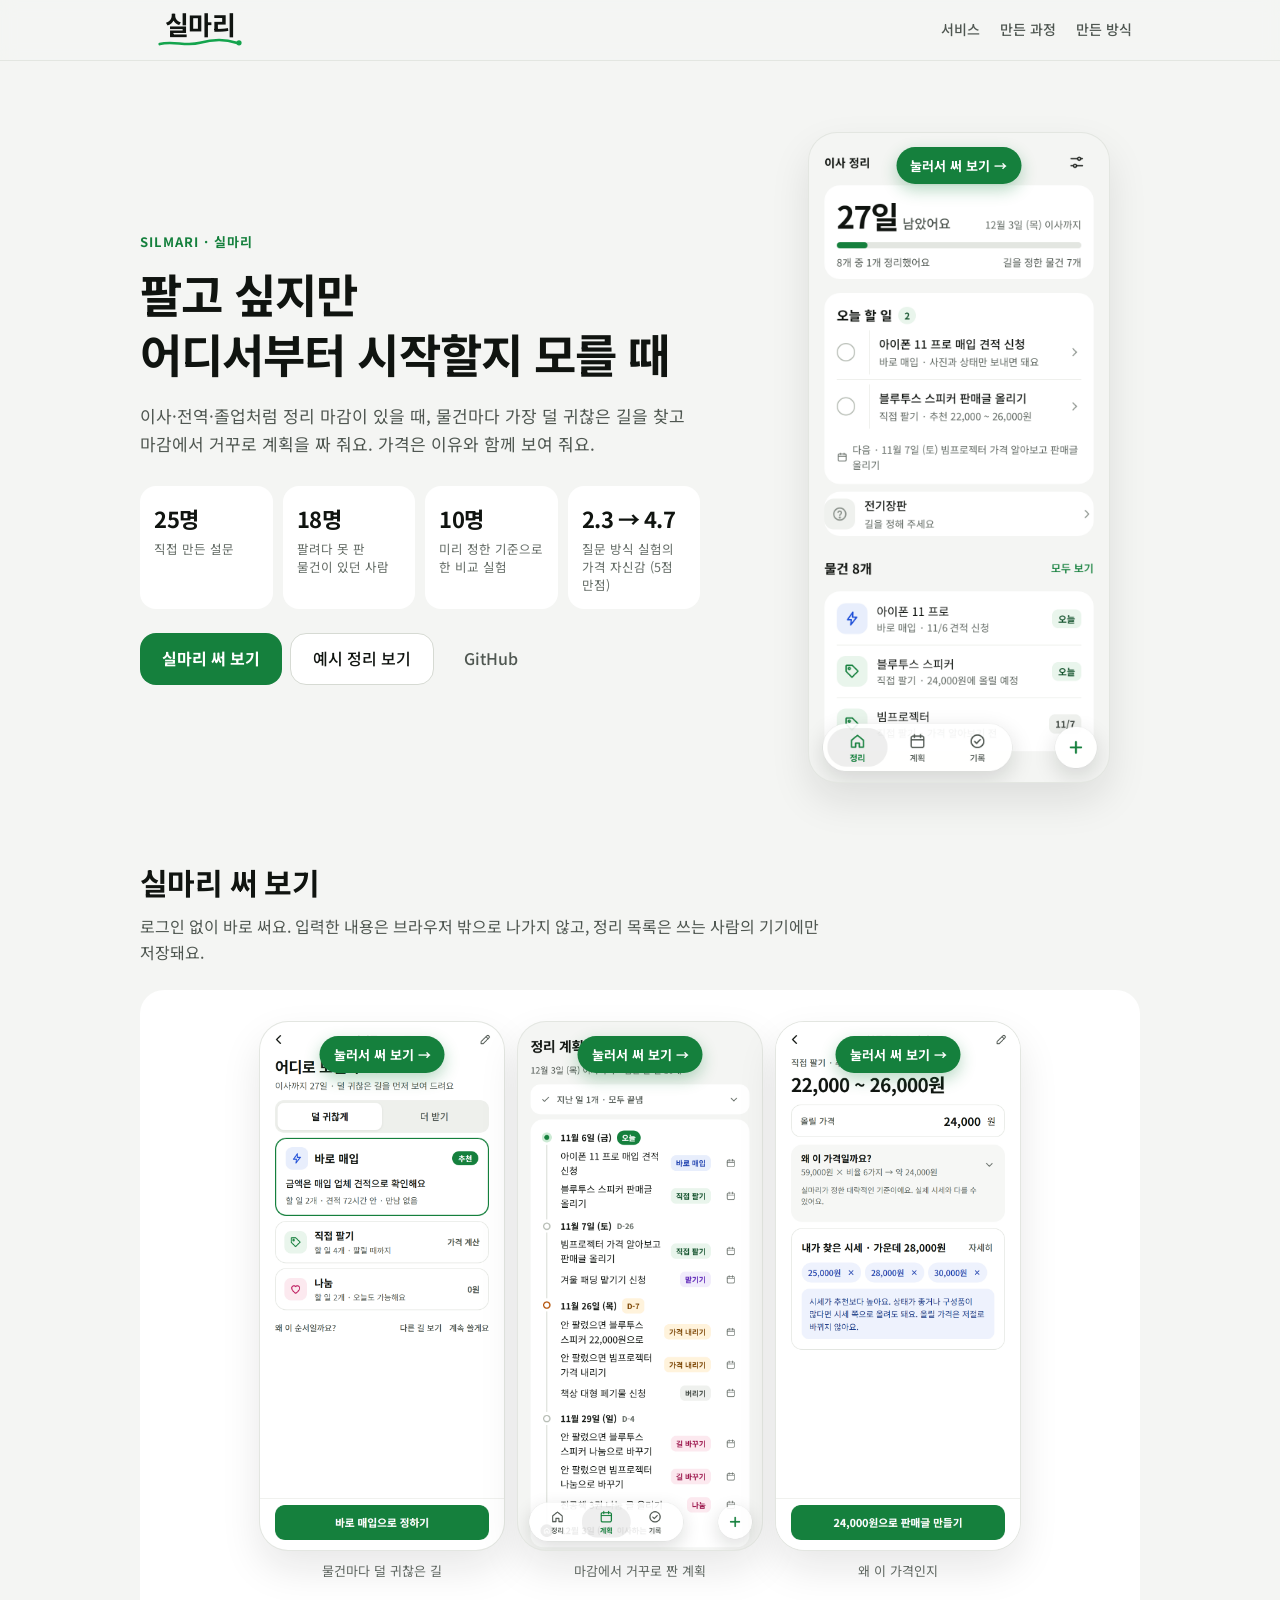
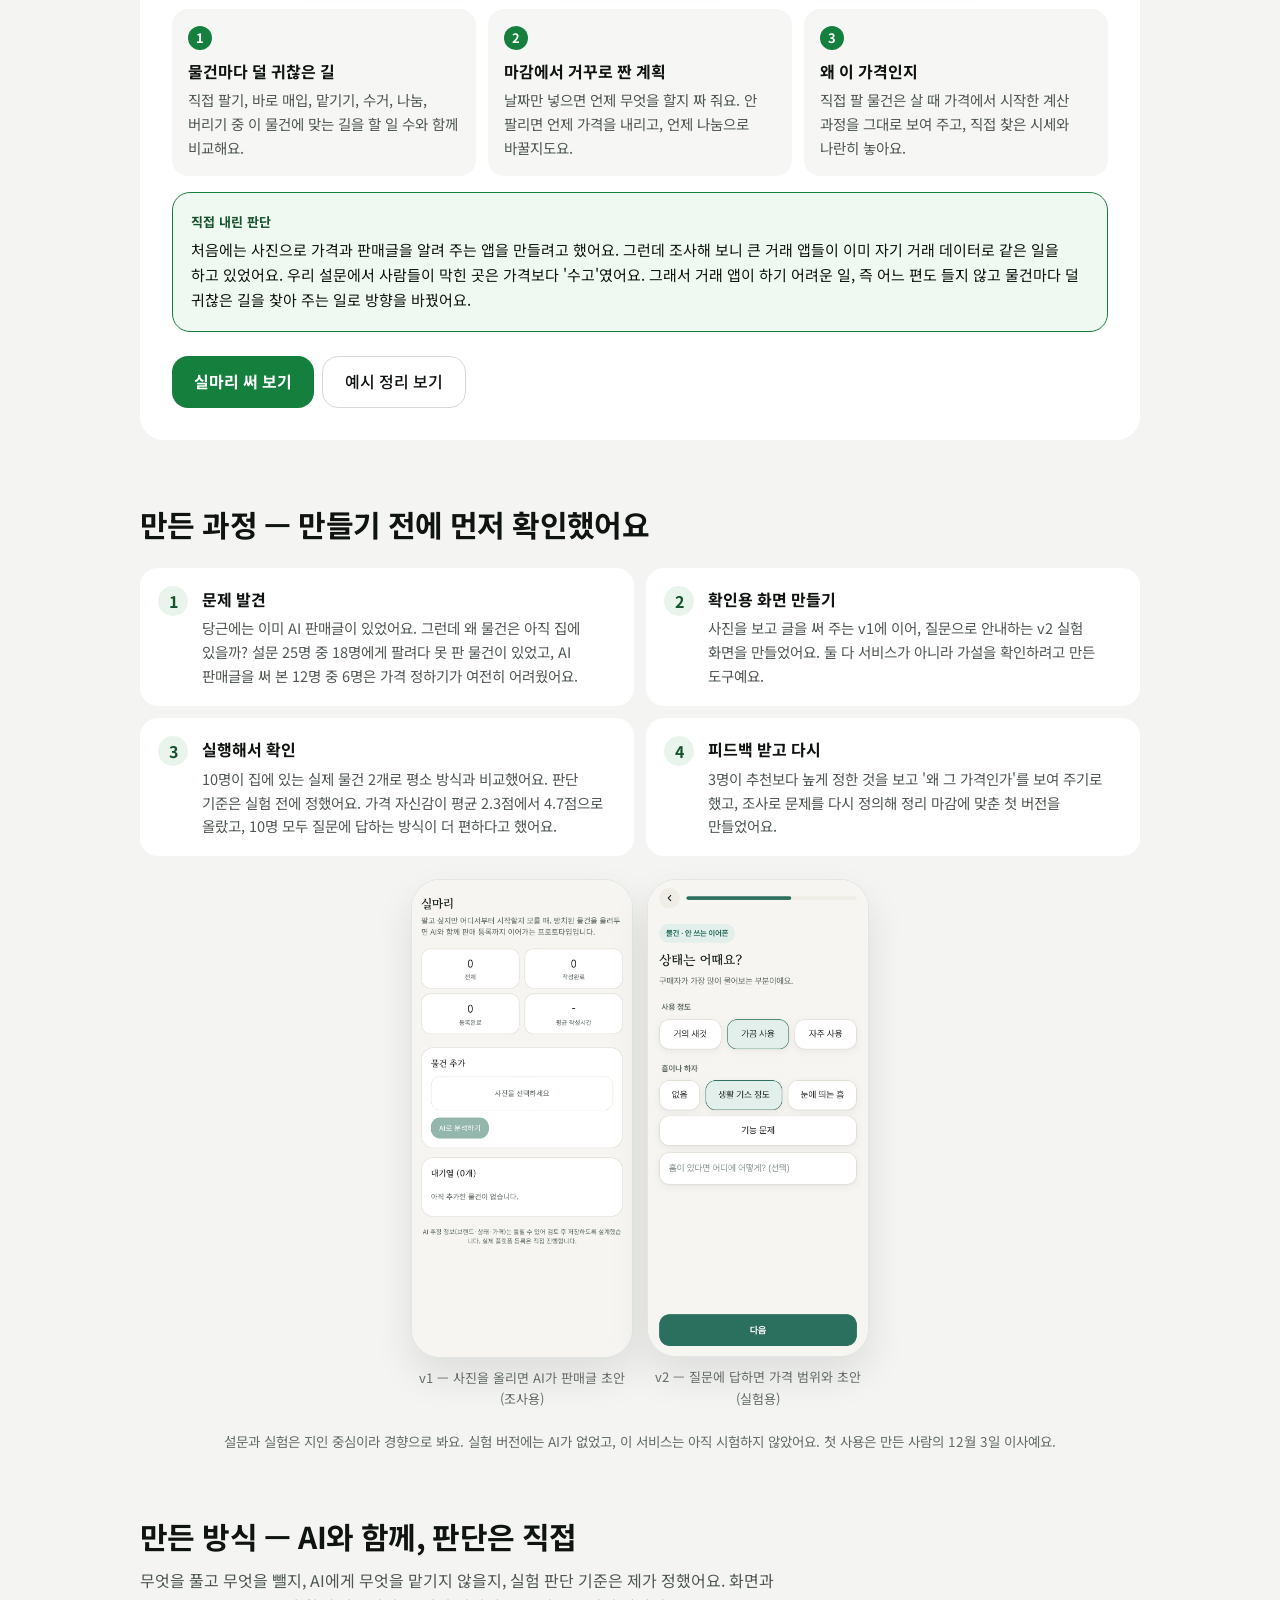
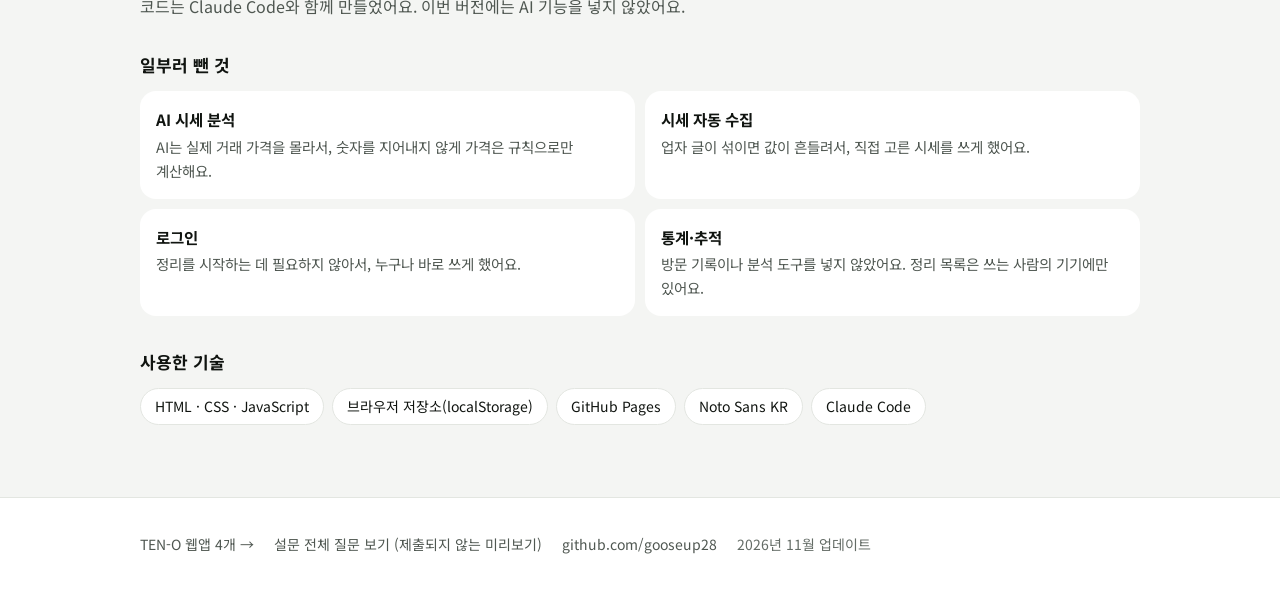
<file: index.html>
<!doctype html>
<html lang="ko">
<head>
<meta charset="utf-8">
<meta name="viewport" content="width=device-width,initial-scale=1,viewport-fit=cover">
<meta http-equiv="Content-Security-Policy" content="default-src 'none'; style-src 'self'; font-src 'self'; img-src 'self'; script-src 'none'; connect-src 'none'; form-action 'none'; base-uri 'none'">
<meta name="referrer" content="no-referrer">
<title>실마리 · 정리 마감에 맞춘 정리 비서</title>
<meta name="description" content="이사·전역·졸업처럼 정리 마감이 있을 때, 물건마다 가장 덜 귀찮은 길을 찾고 마감에서 거꾸로 계획을 짜 줘요. 가격은 이유와 함께 보여 줘요.">
<meta property="og:type" content="website">
<meta property="og:title" content="실마리 · 팔고 싶지만 어디서부터 시작할지 모를 때">
<meta property="og:description" content="정리 마감이 있을 때, 물건마다 가장 덜 귀찮은 길을 찾고 마감에서 거꾸로 계획을 짜 주는 정리 비서예요.">
<meta property="og:image" content="https://gooseup28.github.io/silmari/og-image.png">
<meta property="og:image:width" content="1200">
<meta property="og:image:height" content="630">
<meta property="og:url" content="https://gooseup28.github.io/silmari/">
<meta name="twitter:card" content="summary_large_image">
<meta name="theme-color" content="#F4F5F3" media="(prefers-color-scheme: light)">
<meta name="theme-color" content="#0F1311" media="(prefers-color-scheme: dark)">
<link rel="icon" href="app/icon.svg" type="image/svg+xml">
<link rel="stylesheet" href="hub.css?v=6">
</head>
<body>
<header class="top">
  <div class="wrap topin">
    <a class="logo" href="#top" aria-label="실마리"><svg class="wordmark" width="120" height="44" viewBox="0 0 120 44" aria-hidden="true"><text x="60" y="27" text-anchor="middle" font-family="Noto Sans KR, sans-serif" font-weight="700" font-size="26" letter-spacing="-0.6" fill="currentColor">실마리</text><path d="M19.7 36.1c13-3.9 26 2.6 40.3-1.3s24.7-3.9 36.4 0" fill="none" stroke="#14A44D" stroke-width="2.6" stroke-linecap="round"/><circle cx="99" cy="34.8" r="2.6" fill="#14A44D"/></svg></a>
    <nav aria-label="페이지 안 메뉴"><a href="#service">서비스</a><a href="#story">만든 과정</a><a href="#how">만든 방식</a></nav>
  </div>
</header>

<main id="top">
  <section class="hero wrap">
    <div class="hero-text">
      <p class="eyebrow">SILMARI · 실마리</p>
      <h1>팔고 싶지만<br>어디서부터 <span class="nw">시작할지 모를 때</span></h1>
      <p class="lead">이사·전역·졸업처럼 정리 마감이 있을 때, 물건마다 가장 덜 귀찮은 길을 찾고 마감에서 거꾸로 계획을 짜 줘요. 가격은 이유와 함께 보여 줘요.</p>
      <ul class="stats" aria-label="만들기 전에 확인한 숫자">
        <li><b>25명</b><span>직접 만든 설문</span></li>
        <li><b>18명</b><span>팔려다 못 판 물건이 있던 사람</span></li>
        <li><b>10명</b><span>미리 정한 기준으로 한 비교 실험</span></li>
        <li><b>2.3 → 4.7</b><span>질문 방식 실험의 가격 자신감 (5점 만점)</span></li>
      </ul>
      <div class="cta">
        <a class="btn" href="app/">실마리 써 보기</a>
        <a class="btn line" href="app/#/demo">예시 정리 보기</a>
        <a class="btn ghost" href="https://github.com/gooseup28" rel="noopener noreferrer">GitHub</a>
      </div>
    </div>
    <figure class="phone hero-phone"><a class="shot" href="app/#/demo/home" aria-label="예시 정리 홈 화면 직접 써 보기"><picture><source media="(prefers-color-scheme: dark)" srcset="images/app-home-dark.png"><img src="images/app-home.png" width="390" height="844" alt="실마리 홈 화면: 12월 3일 이사까지 27일 남았어요, 오늘 할 일 2개, 물건 8개"></picture><span class="try">눌러서 써 보기 →</span></a></figure>
  </section>

  <section class="sec wrap" id="service" aria-labelledby="service-t">
    <h2 id="service-t">실마리 써 보기</h2>
    <p class="sec-lead">로그인 없이 바로 써요. 입력한 내용은 브라우저 밖으로 나가지 않고, 정리 목록은 쓰는 사람의 기기에만 저장돼요.</p>
    <div class="svc-card">
      <div class="shots">
        <figure class="phone"><a class="shot" href="app/#/demo/item/ex1/route" aria-label="어디로 보낼까요 화면 직접 써 보기"><picture><source media="(prefers-color-scheme: dark)" srcset="images/app-route-dark.png"><img src="images/app-route.png" width="390" height="844" loading="lazy" alt="어디로 보낼까요 화면: 아이폰 11 프로는 바로 매입을 추천, 직접 팔기와 나눔이 다음"></picture><span class="try">눌러서 써 보기 →</span></a><figcaption>물건마다 덜 귀찮은 길</figcaption></figure>
        <figure class="phone"><a class="shot" href="app/#/demo/plan" aria-label="정리 계획 화면 직접 써 보기"><picture><source media="(prefers-color-scheme: dark)" srcset="images/app-plan-dark.png"><img src="images/app-plan.png" width="390" height="844" loading="lazy" alt="정리 계획 화면: 마감에서 거꾸로 짠 날짜별 할 일"></picture><span class="try">눌러서 써 보기 →</span></a><figcaption>마감에서 거꾸로 짠 계획</figcaption></figure>
        <figure class="phone"><a class="shot" href="app/#/demo/item/ex2/sell/price" aria-label="왜 이 가격일까요 화면 직접 써 보기"><picture><source media="(prefers-color-scheme: dark)" srcset="images/app-price-dark.png"><img src="images/app-price.png" width="390" height="844" loading="lazy" alt="왜 이 가격일까요 화면: 살 때 59,000원에 비율을 차례로 곱한 과정과 내가 찾은 시세"></picture><span class="try">눌러서 써 보기 →</span></a><figcaption>왜 이 가격인지</figcaption></figure>
      </div>
      <ol class="features">
        <li><b>물건마다 덜 귀찮은 길</b>직접 팔기, 바로 매입, 맡기기, 수거, 나눔, 버리기 중 이 물건에 맞는 길을 할 일 수와 함께 비교해요.</li>
        <li><b>마감에서 거꾸로 짠 계획</b>날짜만 넣으면 언제 무엇을 할지 짜 줘요. 안 팔리면 언제 가격을 내리고, 언제 나눔으로 바꿀지도요.</li>
        <li><b>왜 이 가격인지</b>직접 팔 물건은 살 때 가격에서 시작한 계산 과정을 그대로 보여 주고, 직접 찾은 시세와 나란히 놓아요.</li>
      </ol>
      <div class="judgement">
        <p class="j-label">직접 내린 판단</p>
        <p>처음에는 사진으로 가격과 판매글을 알려 주는 앱을 만들려고 했어요. 그런데 조사해 보니 큰 거래 앱들이 이미 자기 거래 데이터로 같은 일을 하고 있었어요. 우리 설문에서 사람들이 막힌 곳은 가격보다 '수고'였어요. 그래서 거래 앱이 하기 어려운 일, 즉 어느 편도 들지 않고 물건마다 덜 귀찮은 길을 찾아 주는 일로 방향을 바꿨어요.</p>
      </div>
      <div class="cta"><a class="btn" href="app/">실마리 써 보기</a><a class="btn line" href="app/#/demo">예시 정리 보기</a></div>
    </div>
  </section>

  <section class="sec wrap" id="story" aria-labelledby="story-t">
    <h2 id="story-t">만든 과정 — 만들기 전에 먼저 확인했어요</h2>
    <ol class="story">
      <li><span class="n">1</span><div><b>문제 발견</b><p>당근에는 이미 AI 판매글이 있었어요. 그런데 왜 물건은 아직 집에 있을까? 설문 25명 중 18명에게 팔려다 못 판 물건이 있었고, AI 판매글을 써 본 12명 중 6명은 가격 정하기가 여전히 어려웠어요.</p></div></li>
      <li><span class="n">2</span><div><b>확인용 화면 만들기</b><p>사진을 보고 글을 써 주는 v1에 이어, 질문으로 안내하는 v2 실험 화면을 만들었어요. 둘 다 서비스가 아니라 가설을 확인하려고 만든 도구예요.</p></div></li>
      <li><span class="n">3</span><div><b>실행해서 확인</b><p>10명이 집에 있는 실제 물건 2개로 평소 방식과 비교했어요. 판단 기준은 실험 전에 정했어요. 가격 자신감이 평균 2.3점에서 4.7점으로 올랐고, 10명 모두 질문에 답하는 방식이 더 편하다고 했어요.</p></div></li>
      <li><span class="n">4</span><div><b>피드백 받고 다시</b><p>3명이 추천보다 높게 정한 것을 보고 '왜 그 가격인가'를 보여 주기로 했고, 조사로 문제를 다시 정의해 정리 마감에 맞춘 첫 버전을 만들었어요.</p></div></li>
    </ol>
    <div class="tools">
      <figure class="phone sm"><img src="images/v1.png" width="390" height="845" loading="lazy" alt="v1 화면: 사진을 선택하고 AI로 분석하기"><figcaption>v1 — 사진을 올리면 AI가 판매글 초안 (조사용)</figcaption></figure>
      <figure class="phone sm"><img src="images/v2.png" width="390" height="844" loading="lazy" alt="v2 화면: 상태는 어때요? 사용 정도와 흠이나 하자를 고르는 질문"><figcaption>v2 — 질문에 답하면 가격 범위와 초안 (실험용)</figcaption></figure>
    </div>
    <p class="limit">설문과 실험은 지인 중심이라 경향으로 봐요. 실험 버전에는 AI가 없었고, 이 서비스는 아직 시험하지 않았어요. 첫 사용은 만든 사람의 12월 3일 이사예요.</p>
  </section>

  <section class="sec wrap" id="how" aria-labelledby="how-t">
    <h2 id="how-t">만든 방식 — AI와 함께, 판단은 직접</h2>
    <p class="sec-lead">무엇을 풀고 무엇을 뺄지, AI에게 무엇을 맡기지 않을지, 실험 판단 기준은 제가 정했어요. 화면과 코드는 Claude Code와 함께 만들었어요. 이번 버전에는 AI 기능을 넣지 않았어요.</p>
    <h3>일부러 뺀 것</h3>
    <ul class="cut">
      <li><b>AI 시세 분석</b>AI는 실제 거래 가격을 몰라서, 숫자를 지어내지 않게 가격은 규칙으로만 계산해요.</li>
      <li><b>시세 자동 수집</b>업자 글이 섞이면 값이 흔들려서, 직접 고른 시세를 쓰게 했어요.</li>
      <li><b>로그인</b>정리를 시작하는 데 필요하지 않아서, 누구나 바로 쓰게 했어요.</li>
      <li><b>통계·추적</b>방문 기록이나 분석 도구를 넣지 않았어요. 정리 목록은 쓰는 사람의 기기에만 있어요.</li>
    </ul>
    <h3>사용한 기술</h3>
    <ul class="stack"><li>HTML · CSS · JavaScript</li><li>브라우저 저장소(localStorage)</li><li>GitHub Pages</li><li>Noto Sans KR</li><li>Claude Code</li></ul>
  </section>
</main>

<footer class="foot">
  <div class="wrap footin">
    <a href="https://gooseup28.github.io/" rel="noopener noreferrer">TEN-O 웹앱 4개 →</a>
    <a href="https://silmari-survey.netlify.app/#preview" rel="noopener noreferrer">설문 전체 질문 보기 (제출되지 않는 미리보기)</a>
    <a href="https://github.com/gooseup28" rel="noopener noreferrer">github.com/gooseup28</a>
    <span>2026년 11월 업데이트</span>
  </div>
</footer>
</body>
</html>
</file>
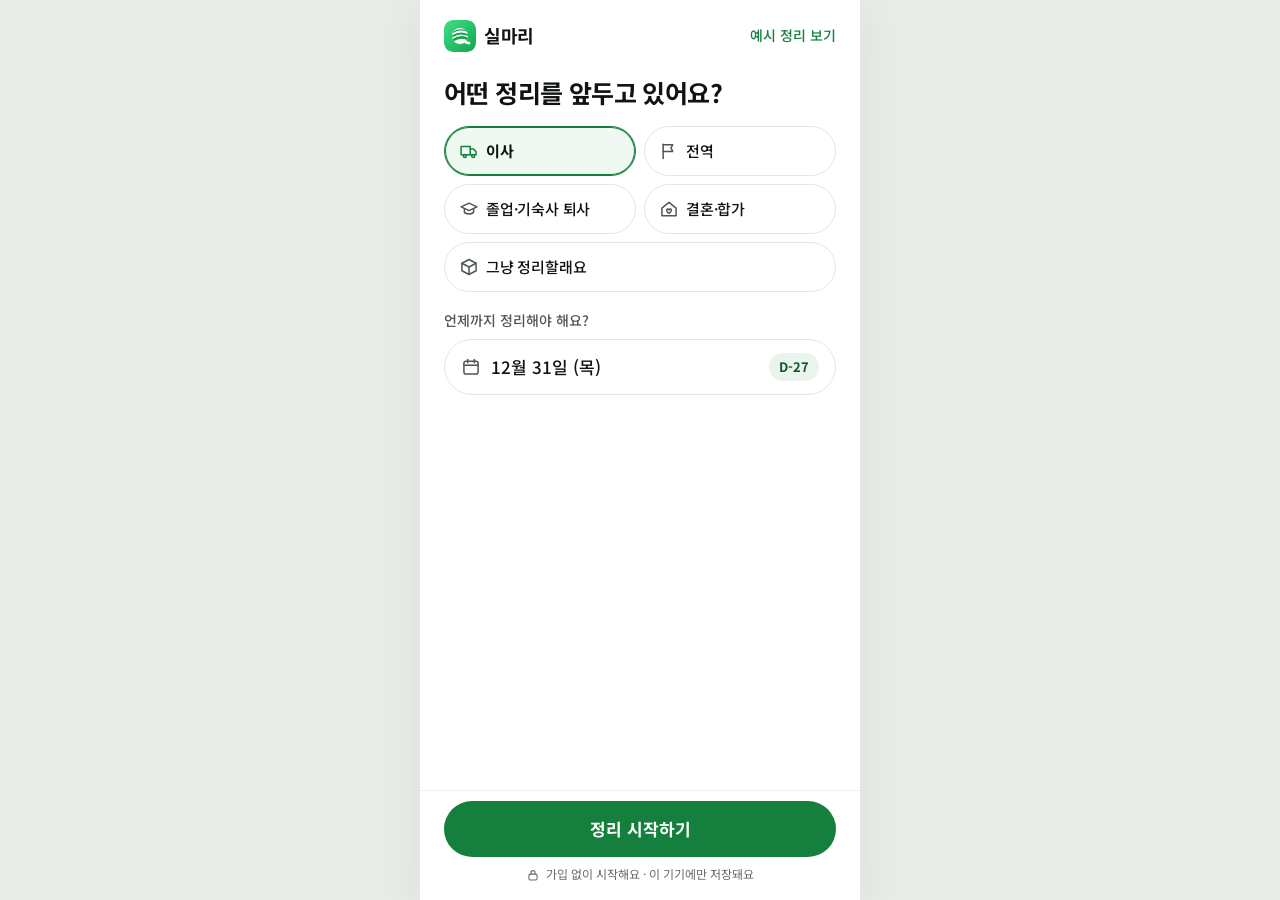
<file: app/index.html>
<!doctype html>
<html lang="ko">
<head>
<meta charset="utf-8">
<meta name="viewport" content="width=device-width,initial-scale=1,viewport-fit=cover">
<!-- 바깥으로 아무것도 보내지 않아요: 통신·폼 전송·바깥 글꼴과 스크립트를 브라우저 차원에서 막아 둠 -->
<meta http-equiv="Content-Security-Policy" content="default-src 'none'; script-src 'self'; style-src 'self'; font-src 'self'; img-src 'self' data: blob:; connect-src 'none'; form-action 'none'; base-uri 'none'">
<meta name="referrer" content="no-referrer">
<title>실마리</title>
<meta name="description" content="정리 마감이 있을 때, 물건마다 가장 덜 귀찮은 길을 찾고 마감에서 거꾸로 계획을 짜 주는 정리 비서예요. 가입 없이, 이 기기에만 저장해요.">
<meta name="theme-color" content="#F4F5F3">
<link rel="icon" href="icon.svg" type="image/svg+xml">
<link rel="stylesheet" href="css/app.css?v=24">
</head>
<body>
<div id="app">
  <main id="view" class="view"></main>
  <!-- 떠 있는 탭 바: 화면이 바뀌어도 이 하나를 계속 써요 -->
  <div class="tabdock" id="tabdock" hidden>
    <nav class="tabbar" aria-label="주요 메뉴">
      <i class="tab-thumb" aria-hidden="true"></i>
      <a href="#/home"><svg width="22" height="22" viewBox="0 0 24 24" fill="none" stroke="currentColor" stroke-width="1.9" stroke-linecap="round" stroke-linejoin="round" aria-hidden="true"><path d="M4 10.5L12 4l8 6.5V20h-5.5v-5.5h-5V20H4z"/></svg><span>정리</span></a>
      <a href="#/plan"><svg width="22" height="22" viewBox="0 0 24 24" fill="none" stroke="currentColor" stroke-width="1.9" stroke-linecap="round" stroke-linejoin="round" aria-hidden="true"><rect x="3.5" y="5" width="17" height="15.5" rx="2.5"/><path d="M3.5 10h17"/><path d="M8 3v4"/><path d="M16 3v4"/></svg><span>계획</span></a>
      <a href="#/records"><svg width="22" height="22" viewBox="0 0 24 24" fill="none" stroke="currentColor" stroke-width="1.9" stroke-linecap="round" stroke-linejoin="round" aria-hidden="true"><circle cx="12" cy="12" r="8.5"/><path d="M8.2 12.3l2.6 2.6 5-5.2"/></svg><span>기록</span></a>
    </nav>
    <a class="fab" href="#/add" aria-label="물건 추가"><svg width="26" height="26" viewBox="0 0 24 24" fill="none" stroke="currentColor" stroke-width="2.4" stroke-linecap="round" aria-hidden="true"><path d="M12 5v14M5 12h14"/></svg></a>
  </div>
</div>
<div id="toast" class="toast" role="status" hidden></div>
<dialog id="confirm" aria-labelledby="confirm-t">
  <h2 id="confirm-t">모두 지울까요?</h2>
  <p>정리와 기록이 모두 지워져요. 되돌릴 수 없어요.</p>
  <div class="row2"><button type="button" class="btn h52 danger" id="confirm-ok">모두 지우기</button><button type="button" class="btn h52 line" id="confirm-no">그만두기</button></div>
</dialog>
<noscript><p class="pad">실마리는 자바스크립트가 켜져 있어야 써요.</p></noscript>
<script src="js/config.js?v=24"></script>
<script src="js/price.js?v=24"></script>
<script src="js/routes.js?v=24"></script>
<script src="js/planner.js?v=24"></script>
<script src="js/draft.js?v=24"></script>
<script src="js/store.js?v=24"></script>
<script src="js/app.js?v=24"></script>
</body>
</html>
</file>
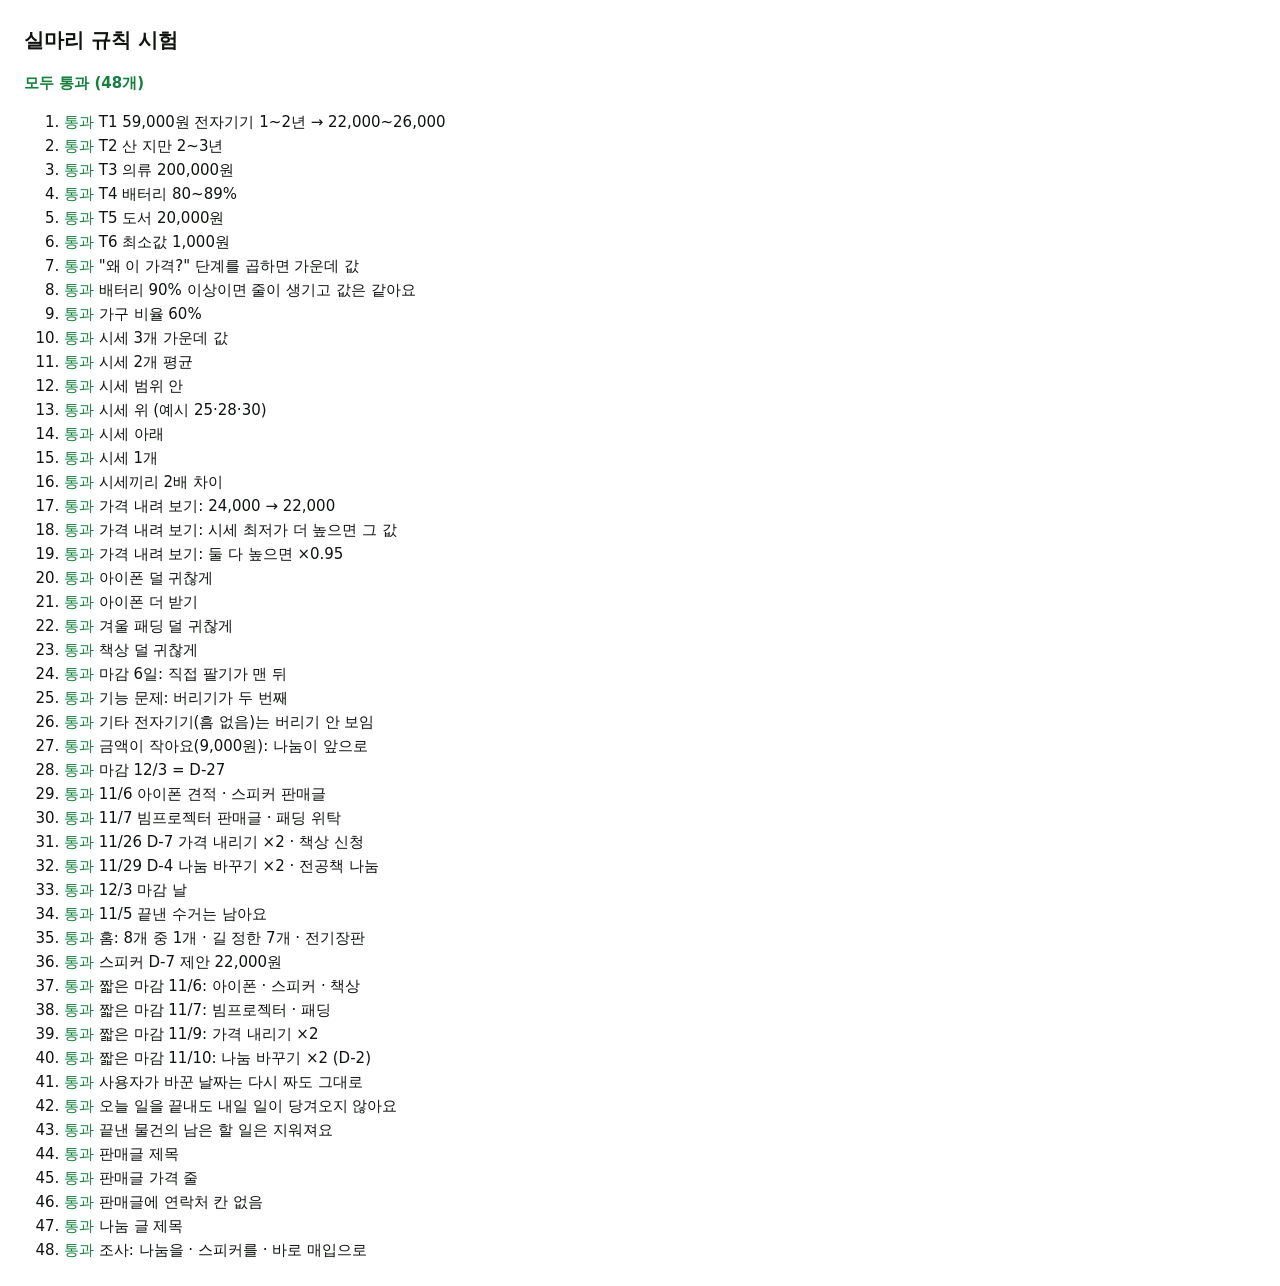
<file: app/tests.html>
<!doctype html>
<html lang="ko">
<head>
<meta charset="utf-8">
<meta name="viewport" content="width=device-width,initial-scale=1">
<meta http-equiv="Content-Security-Policy" content="default-src 'none'; script-src 'self' 'unsafe-inline'; style-src 'unsafe-inline'; connect-src 'none'">
<title>실마리 규칙 시험</title>
<style>
  body{font:15px/1.6 system-ui,sans-serif;margin:24px;background:#fff;color:#101410}
  .ok{color:#15803D}.bad{color:#B91C1C;font-weight:700}
  h1{font-size:20px} code{background:#F6F7F5;padding:1px 4px;border-radius:4px}
</style>
</head>
<body>
<h1>실마리 규칙 시험</h1>
<p id="sum">시험 중…</p>
<ol id="out"></ol>
<script src="js/config.js"></script>
<script src="js/price.js"></script>
<script src="js/routes.js"></script>
<script src="js/planner.js"></script>
<script src="js/draft.js"></script>
<script src="js/store.js"></script>
<script>
(function () {
  const out = document.getElementById('out'); let pass = 0, fail = 0;
  const eq = (a, b) => JSON.stringify(a) === JSON.stringify(b);
  function t(name, got, want) {
    const ok = eq(got, want); ok ? pass++ : fail++;
    const li = document.createElement('li');
    li.innerHTML = `<span class="${ok ? 'ok' : 'bad'}">${ok ? '통과' : '실패'}</span> ${name}` + (ok ? '' : ` — 기대 <code>${JSON.stringify(want)}</code>, 결과 <code>${JSON.stringify(got)}</code>`);
    out.appendChild(li);
  }
  const P = S.price, Rt = S.routes, PL = S.planner, U = S.util;

  // ---- 가격 T1~T6 (13번 9-8) ----
  const base = { purchasePrice: 59000, category: 'electronics', ageBucket: '1y2y', usage: 'sometimes', defect: 'minor', components: 'partial' };
  const row = c => [Math.round(c.mid * 100) / 100, c.low, c.high, c.start];
  t('T1 59,000원 전자기기 1~2년 → 22,000~26,000', row(P.calc(base)), [23895, 22000, 26000, 24000]);
  t('T2 산 지만 2~3년', row(P.calc(Object.assign({}, base, { ageBucket: '2y3y' }))), [19116, 17000, 21000, 19000]);
  t('T3 의류 200,000원', row(P.calc({ purchasePrice: 200000, category: 'clothing', ageBucket: '2y3y', usage: 'often', defect: 'none', components: 'bodyOnly' })), [38760, 35000, 43000, 39000]);
  t('T4 배터리 80~89%', row(P.calc({ purchasePrice: 500000, category: 'electronics', ageBucket: '1y2y', usage: 'likeNew', defect: 'none', components: 'full', hasBattery: true, battery: '80to89' })), [233887.5, 210000, 257000, 234000]);
  t('T5 도서 20,000원', row(P.calc({ purchasePrice: 20000, category: 'books', ageBucket: 'lt6m', usage: 'sometimes', defect: 'minor', components: 'bodyOnly' })), [6412.5, 6000, 7000, 7000]);
  t('T6 최소값 1,000원', row(P.calc({ purchasePrice: 3000, category: 'etc', ageBucket: 'gt3y', usage: 'often', defect: 'broken', components: 'bodyOnly' })), [272.53, 1000, 1000, 1000]);
  const c1 = P.calc(base);
  t('"왜 이 가격?" 단계를 곱하면 가운데 값', Math.round(c1.steps.reduce((a, s) => a * s.ratio, c1.purchase) * 100) / 100, Math.round(c1.mid * 100) / 100);
  t('배터리 90% 이상이면 줄이 생기고 값은 같아요', [P.calc(Object.assign({}, base, { hasBattery: true, battery: 'ge90' })).steps.length, P.calc(Object.assign({}, base, { hasBattery: true, battery: 'ge90' })).low], [6, 22000]);
  t('가구 비율 60%', P.calc({ purchasePrice: 100000, category: 'furniture', ageBucket: '1y2y', usage: 'sometimes', defect: 'none', components: 'partial' }).midRounded, 30000);

  // ---- 시세 비교 (9-6) ----
  t('시세 3개 가운데 값', P.marketMid([30000, 25000, 28000]), 28000);
  t('시세 2개 평균', P.marketMid([20000, 25000]), 22500);
  t('시세 범위 안', P.compare([23000, 24000, 25000], 22000, 26000).kind, 'within');
  t('시세 위 (예시 25·28·30)', P.compare([25000, 28000, 30000], 22000, 26000).text, '시세가 추천보다 높아요. 상태가 좋거나 구성품이 많다면 시세 쪽으로 올려도 돼요.');
  t('시세 아래', P.compare([15000, 18000], 22000, 26000).kind, 'below');
  t('시세 1개', P.compare([24000], 22000, 26000).extra, ['시세가 1개뿐이라 참고로만 봐요.']);
  t('시세끼리 2배 차이', P.compare([10000, 25000], 22000, 26000).extra, ['적은 시세끼리 차이가 커요. 같은 모델·비슷한 상태인지 다시 확인해 보세요.']);
  t('가격 내려 보기: 24,000 → 22,000', P.dropSuggestion(24000, 22000, []), 22000);
  t('가격 내려 보기: 시세 최저가 더 높으면 그 값', P.dropSuggestion(24000, 22000, [23000, 28000]), 23000);
  t('가격 내려 보기: 둘 다 높으면 ×0.95', P.dropSuggestion(20000, 22000, [25000]), 19000);

  // ---- 길 고르기 (17-2) ----
  const phone = { category: 'electronics', subtype: 'smartphone', defect: 'minor' };
  t('아이폰 덜 귀찮게', Rt.suggest(phone, 'easy', 27, null).routes, ['buyback', 'sell', 'give']);
  t('아이폰 더 받기', Rt.suggest(phone, 'more', 27, null).routes, ['sell', 'buyback', 'give']);
  t('겨울 패딩 덜 귀찮게', Rt.suggest({ category: 'clothing', defect: 'none' }, 'easy', 27, null).routes, ['consign', 'pickup', 'give']);
  t('책상 덜 귀찮게', Rt.suggest({ category: 'furniture', defect: 'minor' }, 'easy', 27, null).routes, ['give', 'dispose', 'sell']);
  t('마감 6일: 직접 팔기가 맨 뒤', Rt.suggest(phone, 'easy', 6, null).routes, ['buyback', 'give', 'sell']);
  t('기능 문제: 버리기가 두 번째', Rt.suggest({ category: 'living', defect: 'broken' }, 'easy', 27, null).routes, ['give', 'dispose', 'sell']);
  t('기타 전자기기(흠 없음)는 버리기 안 보임', Rt.suggest({ category: 'electronics', subtype: 'electronics_other', defect: 'none' }, 'easy', 27, null).routes, ['sell', 'give']);
  t('금액이 작아요(9,000원): 나눔이 앞으로', Rt.suggest({ category: 'living', defect: 'none' }, 'easy', 27, 9000).routes, ['give', 'sell']);

  // ---- 계획 (17-2) ----
  const today = '2026-11-06';
  const ex = S.store.example(today);
  const nm = Object.fromEntries(ex.items.map(i => [i.id, i.name]));
  const byDate = tasks => { const m = {}; tasks.forEach(x => { (m[x.date] = m[x.date] || []).push((x.itemId ? nm[x.itemId] : '마감') + ':' + x.kind); }); return m; };
  const plan = byDate(ex.tasks);
  t('마감 12/3 = D-27', U.diffDays(today, ex.deadline), 27);
  t('11/6 아이폰 견적 · 스피커 판매글', plan['2026-11-06'], ['아이폰 11 프로:apply_buyback', '블루투스 스피커:post_sale']);
  t('11/7 빔프로젝터 판매글 · 패딩 위탁', plan['2026-11-07'], ['빔프로젝터:post_sale', '겨울 패딩:apply_consign']);
  t('11/26 D-7 가격 내리기 ×2 · 책상 신청', plan['2026-11-26'], ['블루투스 스피커:drop_price', '빔프로젝터:drop_price', '책상:apply_dispose']);
  t('11/29 D-4 나눔 바꾸기 ×2 · 전공책 나눔', plan['2026-11-29'], ['블루투스 스피커:switch_route', '빔프로젝터:switch_route', '전공책 3권:post_give']);
  t('12/3 마감 날', plan['2026-12-03'], ['마감:deadline']);
  t('11/5 끝낸 수거는 남아요', plan['2026-11-05'], ['헌옷 한 봉지:apply_pickup']);
  const pr = PL.progress(ex);
  t('홈: 8개 중 1개 · 길 정한 7개 · 전기장판', [pr.total, pr.finished, pr.routed, pr.unrouted.map(i => i.name)], [8, 1, 7, ['전기장판']]);
  t('스피커 D-7 제안 22,000원', P.dropSuggestion(24000, P.calc(ex.items[1]).low, ex.items[1].marketPrices), 22000);

  // 마감이 짧을 때 (8-4)
  const sh = JSON.parse(JSON.stringify(ex)); sh.deadline = '2026-11-12';
  sh.tasks = sh.tasks.filter(x => x.done);
  const sp = byDate(PL.plan(sh, today));
  t('짧은 마감 11/6: 아이폰 · 스피커 · 책상', sp['2026-11-06'], ['아이폰 11 프로:apply_buyback', '블루투스 스피커:post_sale', '책상:apply_dispose']);
  t('짧은 마감 11/7: 빔프로젝터 · 패딩', sp['2026-11-07'], ['빔프로젝터:post_sale', '겨울 패딩:apply_consign']);
  t('짧은 마감 11/9: 가격 내리기 ×2', sp['2026-11-09'], ['블루투스 스피커:drop_price', '빔프로젝터:drop_price']);
  t('짧은 마감 11/10: 나눔 바꾸기 ×2 (D-2)', sp['2026-11-10'], ['블루투스 스피커:switch_route', '빔프로젝터:switch_route']);

  // 다시 짜기: 사용자가 바꾼 날짜는 그대로
  const ed = JSON.parse(JSON.stringify(ex));
  const tk = ed.tasks.find(x => x.kind === 'apply_consign'); tk.date = '2026-11-15'; tk.userEdited = true;
  t('사용자가 바꾼 날짜는 다시 짜도 그대로', PL.plan(ed, today).find(x => x.kind === 'apply_consign').date, '2026-11-15');
  const fin = JSON.parse(JSON.stringify(ex)); const ft = fin.tasks.find(x => x.kind === 'apply_buyback'); ft.done = true; ft.doneAt = today;
  t('오늘 일을 끝내도 내일 일이 당겨오지 않아요', PL.plan(fin, today).find(x => x.itemId === 'ex3' && x.kind === 'post_sale').date, '2026-11-07');
  const done = JSON.parse(JSON.stringify(ex)); done.items[1].state = 'done';
  t('끝낸 물건의 남은 할 일은 지워져요', PL.plan(done, today).filter(x => x.itemId === 'ex2').length, 0);

  // ---- 글 ----
  const spk = Object.assign({}, ex.items[1]);
  t('판매글 제목', S.draft.sale(spk).title, '블루투스 스피커 판매해요 (가끔 사용)');
  t('판매글 가격 줄', S.draft.sale(spk).body.includes('가격은 24,000원이에요.'), true);
  t('판매글에 연락처 칸 없음', /010|@|주소/.test(S.draft.sale(spk).body), false);
  t('나눔 글 제목', S.draft.give(ex.items[5]).title, '전공책 3권 나눔해요');
  t('조사: 나눔을 · 스피커를 · 바로 매입으로', [U.josa.eul('나눔'), U.josa.eul('스피커'), U.josa.ro('바로 매입'), U.josa.ro('직접 팔기')], ['나눔을', '스피커를', '바로 매입으로', '직접 팔기로']);

  document.getElementById('sum').innerHTML = fail ? `<b class="bad">${fail}개 실패</b> · ${pass}개 통과` : `<b class="ok">모두 통과 (${pass}개)</b>`;
  document.title = fail ? '실패 ' + fail : '통과 ' + pass;
})();
</script>
</body>
</html>
</file>
<file: hub.css>
@font-face { font-family: 'Noto Sans KR'; font-weight: 400; font-display: swap; src: url('app/fonts/NotoSansKR-400.woff') format('woff'); }
@font-face { font-family: 'Noto Sans KR'; font-weight: 500; font-display: swap; src: url('app/fonts/NotoSansKR-500.woff') format('woff'); }
@font-face { font-family: 'Noto Sans KR'; font-weight: 700; font-display: swap; src: url('app/fonts/NotoSansKR-700.woff') format('woff'); }
:root {
  --accent: #15803D; --accent-ink: #14532D; --accent-soft: #E9F5EC;
  --bg: #F4F5F3; --surface: #FFFFFF; --surface-2: #F6F7F5; --line: #E3E6E1; --input-line: #D6DAD3;
  --ink: #101410; --ink-2: #4F5751; --ink-3: #646C66;
  color-scheme: light;
}
* { box-sizing: border-box; }
html { scroll-behavior: smooth; scroll-padding-top: 72px; }
@media (prefers-reduced-motion: reduce) { html { scroll-behavior: auto; } }
body { margin: 0; background: var(--bg); color: var(--ink); font-family: 'Noto Sans KR', -apple-system, 'Apple SD Gothic Neo', 'Malgun Gothic', sans-serif;
  font-size: 16px; line-height: 1.65; -webkit-font-smoothing: antialiased; word-break: keep-all; overflow-wrap: anywhere; }
a { color: var(--accent); }
:focus-visible { outline: 2px solid var(--accent); outline-offset: 3px; border-radius: 6px; }
.wrap { max-width: 1040px; margin: 0 auto; padding: 0 20px; }

.top { position: sticky; top: 0; z-index: 5; background: rgba(244,245,243,.92); backdrop-filter: blur(8px); border-bottom: 1px solid var(--line); }
.topin { display: flex; align-items: center; justify-content: space-between; height: 60px; gap: 12px; }
.logo { display: flex; align-items: center; gap: 8px; font-weight: 700; font-size: 17px; color: var(--ink); text-decoration: none; }
.mark { width: 28px; height: 28px; border-radius: 8px; background: var(--accent); display: flex; align-items: center; justify-content: center; }
.top nav { display: flex; gap: 4px; }
.top nav a { color: var(--ink-2); text-decoration: none; font-size: 14px; font-weight: 500; padding: 10px 8px; min-height: 44px; display: flex; align-items: center; }
.top nav a:hover { color: var(--ink); }

.hero { display: grid; grid-template-columns: 1fr; gap: 32px; padding-top: 48px; padding-bottom: 24px; align-items: center; }
@media (min-width: 860px) { .hero { grid-template-columns: 1.25fr .75fr; padding-top: 72px; } }
.nw { white-space: nowrap; }
.eyebrow { margin: 0 0 12px; font-size: 13px; font-weight: 700; letter-spacing: .08em; color: var(--accent); }
h1 { margin: 0; font-size: clamp(30px, 5vw, 46px); line-height: 1.3; letter-spacing: -.02em; font-weight: 700; }
.lead { margin: 18px 0 0; font-size: 17px; color: var(--ink-2); max-width: 560px; }
.stats { list-style: none; padding: 0; margin: 28px 0 0; display: grid; grid-template-columns: repeat(2, minmax(0, 1fr)); gap: 10px; max-width: 560px; }
@media (min-width: 560px) { .stats { grid-template-columns: repeat(4, minmax(0, 1fr)); } }
.stats li { background: var(--surface); border-radius: 16px; padding: 14px; }
.stats b { display: block; font-size: 22px; letter-spacing: -.02em; font-variant-numeric: tabular-nums; }
.stats span { display: block; font-size: 12.5px; color: var(--ink-3); line-height: 1.45; margin-top: 4px; }
.cta { display: flex; flex-wrap: wrap; gap: 8px; margin-top: 24px; }
.btn { min-height: 52px; padding: 0 22px; border-radius: 16px; background: var(--accent); color: #fff; font-weight: 700; font-size: 16px; text-decoration: none; display: inline-flex; align-items: center; justify-content: center; }
.btn.line { background: var(--surface); color: var(--ink); border: 1px solid var(--input-line); font-weight: 500; }
.btn.ghost { background: transparent; color: var(--ink-2); font-weight: 500; }
.btn:hover { filter: brightness(.96); }

.phone { margin: 0; }
.phone img { display: block; width: 100%; height: auto; border-radius: 28px; box-shadow: 0 0 0 1px var(--line), 0 18px 40px rgba(16,20,16,.10); background: var(--surface); }
.phone figcaption { margin-top: 10px; font-size: 13px; color: var(--ink-3); text-align: center; }
.hero-phone { max-width: 300px; justify-self: center; }

.sec { padding-top: 56px; padding-bottom: 8px; }
.sec h2 { margin: 0; font-size: clamp(22px, 3.4vw, 30px); letter-spacing: -.02em; line-height: 1.35; }
.sec h3 { margin: 32px 0 12px; font-size: 17px; }
.sec-lead { margin: 10px 0 0; color: var(--ink-2); max-width: 680px; }
.svc-card { margin-top: 24px; background: var(--surface); border-radius: 24px; padding: 24px 20px; }
@media (min-width: 720px) { .svc-card { padding: 32px; } }
.shots { display: grid; grid-template-columns: repeat(3, minmax(0, 1fr)); gap: 14px; max-width: 760px; margin: 0 auto; }
@media (max-width: 559px) { .shots { grid-template-columns: repeat(3, 70%); overflow-x: auto; scroll-snap-type: x mandatory; padding-bottom: 8px; } .shots .phone { scroll-snap-align: center; } }
.features { list-style: none; counter-reset: f; padding: 0; margin: 28px 0 0; display: grid; gap: 12px; }
@media (min-width: 760px) { .features { grid-template-columns: repeat(3, minmax(0, 1fr)); } }
.features li { counter-increment: f; background: var(--surface-2); border-radius: 16px; padding: 16px; font-size: 14.5px; color: var(--ink-2); }
.features li::before { content: counter(f); display: inline-flex; width: 24px; height: 24px; border-radius: 12px; background: var(--accent); color: #fff; font-size: 13px; font-weight: 700; align-items: center; justify-content: center; margin-bottom: 8px; }
.features b { display: block; color: var(--ink); font-size: 16px; margin-bottom: 4px; }
.judgement { margin-top: 16px; border: 1.5px solid var(--accent); border-radius: 18px; padding: 18px; background: #F0F8F2; }
.judgement p { margin: 0; color: var(--ink); font-size: 15px; }
.judgement .j-label { font-size: 13px; font-weight: 700; color: var(--accent-ink); margin-bottom: 6px; }

.story { list-style: none; padding: 0; margin: 24px 0 0; display: grid; gap: 12px; }
@media (min-width: 760px) { .story { grid-template-columns: repeat(2, minmax(0, 1fr)); } }
.story li { display: flex; gap: 14px; background: var(--surface); border-radius: 18px; padding: 18px; }
.story .n { flex: none; width: 30px; height: 30px; border-radius: 15px; background: var(--accent-soft); color: var(--accent-ink); font-weight: 700; display: flex; align-items: center; justify-content: center; }
.story b { font-size: 16px; }
.story p { margin: 4px 0 0; font-size: 14.5px; color: var(--ink-2); }
.tools { display: grid; grid-template-columns: repeat(2, minmax(0, 220px)); gap: 16px; justify-content: center; margin-top: 24px; }
.limit { margin: 20px 0 0; font-size: 13.5px; color: var(--ink-3); text-align: center; }

.cut { list-style: none; padding: 0; margin: 0; display: grid; gap: 10px; }
@media (min-width: 640px) { .cut { grid-template-columns: repeat(2, minmax(0, 1fr)); } }
.cut li { background: var(--surface); border-radius: 16px; padding: 16px; font-size: 14.5px; color: var(--ink-2); }
.cut b { display: block; color: var(--ink); font-size: 15.5px; margin-bottom: 2px; }
.stack { list-style: none; padding: 0; margin: 0; display: flex; flex-wrap: wrap; gap: 8px; }
.stack li { background: var(--surface); border: 1px solid var(--line); border-radius: 999px; padding: 6px 14px; font-size: 14px; }

.foot { margin-top: 64px; border-top: 1px solid var(--line); background: var(--surface); }
.footin { display: flex; flex-wrap: wrap; gap: 6px 20px; padding-top: 24px; padding-bottom: 32px; font-size: 14px; }
.footin a { color: var(--ink-2); text-decoration: none; min-height: 44px; display: inline-flex; align-items: center; }
.footin a:hover { color: var(--ink); text-decoration: underline; }
.footin span { color: var(--ink-3); display: inline-flex; align-items: center; min-height: 44px; }

/* 사진을 누르면 그 화면에서 바로 써 보기 (TEN-O 허브와 같은 방식) */
.shot { position: relative; display: block; border-radius: 28px; text-decoration: none; }
.shot img { transition: transform .25s, box-shadow .25s; }
.shot:hover img { transform: translateY(-4px); box-shadow: 0 0 0 2px var(--accent), 0 22px 44px rgba(16,20,16,.14); }
.shot .try { position: absolute; left: 50%; bottom: 16px; transform: translateX(-50%); white-space: nowrap; background: var(--accent); color: #fff;
  font-size: 13px; font-weight: 700; padding: 8px 14px; border-radius: 999px; box-shadow: 0 6px 16px rgba(21,128,61,.3); }
@media (prefers-reduced-motion: reduce) { .shot img { transition: none; } .shot:hover img { transform: none; } }

/* 허브는 글자 로고 (TEN-O 시리즈처럼) */
.logo { color: var(--ink); min-height: 44px; }
.wordmark { display: block; }
.shot .try { top: 14px; bottom: auto; }

/* 다크 모드 — 기기 설정을 따라가요 (허브에는 스크립트를 쓰지 않아서 버튼 없이 자동) */
@media (prefers-color-scheme: dark) {
  :root { --accent: #4ADE80; --accent-ink: #86EFAC; --accent-soft: #163322;
    --bg: #0F1311; --surface: #171C19; --surface-2: #1F2521; --line: #2B332E; --input-line: #3A443D;
    --ink: #EEF1EE; --ink-2: #B9C1BB; --ink-3: #9EA7A0; color-scheme: dark; }
  .top { background: rgba(15,19,17,.9); }
  .btn { color: #052E16; }
  .btn.line { color: var(--ink); }
  .judgement { background: #12291B; }
  .phone img { box-shadow: 0 0 0 1px var(--line), 0 18px 40px rgba(0,0,0,.4); }
  .features li::before { color: #052E16; }
  .shot .try { color: #052E16; box-shadow: 0 6px 16px rgba(0,0,0,.35); }
  .wordmark path, .wordmark circle { stroke: #4ADE80; }
  .wordmark circle { fill: #4ADE80; }
}
.phone picture { display: block; }
</file>
<file: app/css/app.css>
/* 실마리 — 시안 7장에서 뽑은 값 (15번 기획서 14장) */
@font-face { font-family: 'Noto Sans KR'; font-weight: 400; font-display: swap; src: url('../fonts/NotoSansKR-400.woff') format('woff'); }
@font-face { font-family: 'Noto Sans KR'; font-weight: 500; font-display: swap; src: url('../fonts/NotoSansKR-500.woff') format('woff'); }
@font-face { font-family: 'Noto Sans KR'; font-weight: 700; font-display: swap; src: url('../fonts/NotoSansKR-700.woff') format('woff'); }

:root {
  --accent: #15803D; --accent-ink: #14532D; --accent-soft: #E9F5EC; --accent-sel: #F0F8F2; --accent-ring: #CDEBD5;
  --bg: #F4F5F3; --surface: #FFFFFF; --surface-2: #F6F7F5;
  --line: #E3E6E1; --line-soft: #EEF0EC; --input-line: #D6DAD3; --circle: #B8BEB6;
  --ink: #101410; --ink-2: #4F5751; --ink-3: #646C66; --icon-muted: #8C938D;
  --info-bg: #EEF2FD; --info-ink: #1E3A8A; --info-dot: #1D4ED8;
  --warn-bg: #FFF3DC; --warn-ink: #7A4300; --warn-dot: #B45309;
  --sell-bg: #E9F5EC; --sell-ink: #14532D; --sell-ic: #15803D;
  --buy-bg: #E8EEFC; --buy-ink: #1E40AF; --buy-ic: #1D4ED8;
  --con-bg: #F1ECFB; --con-ink: #5B21B6; --con-ic: #6D28D9;
  --give-bg: #FCE9EF; --give-ink: #9D174D; --give-ic: #BE185D;
  --dis-bg: #EFF1EE; --dis-ink: #3F4741; --dis-ic: #4F5751;
  color-scheme: light;
}
* { box-sizing: border-box; -webkit-tap-highlight-color: transparent; }
html, body { margin: 0; }
body {
  background: var(--bg); color: var(--ink);
  font-family: 'Noto Sans KR', -apple-system, BlinkMacSystemFont, 'Apple SD Gothic Neo', 'Malgun Gothic', sans-serif;
  font-size: 15px; line-height: 1.55; -webkit-font-smoothing: antialiased;
}
button, input, textarea, select { font: inherit; color: inherit; }
button { cursor: pointer; }
a { color: var(--accent); }
.num { font-variant-numeric: tabular-nums; }
[hidden] { display: none !important; }
.sr { position: absolute; width: 1px; height: 1px; overflow: hidden; clip: rect(0 0 0 0); white-space: nowrap; }
:focus-visible { outline: 2px solid var(--accent); outline-offset: 2px; }

/* ---------- 틀: 휴대폰 폭 한 칸 ---------- */
#app { max-width: 440px; margin: 0 auto; min-height: 100dvh; display: flex; flex-direction: column; background: var(--bg); position: relative; }
@media (min-width: 520px) { body { background: #E9EBE7; } #app { box-shadow: 0 0 0 1px var(--line), 0 10px 40px rgba(16,20,16,.06); } }
html.preview body { background: var(--bg); } html.preview #app { margin: 0; max-width: 390px; box-shadow: none; }
html.preview .toast { display: none; }
.view { flex: 1; display: flex; flex-direction: column; min-height: 100dvh; }
.view.flow { background: var(--surface); }
.anim-fwd { animation: inR .25s cubic-bezier(.2,.7,.2,1); }
.anim-back { animation: inL .25s cubic-bezier(.2,.7,.2,1); }
@keyframes inR { from { transform: translateX(24px); opacity: 0; } to { transform: none; opacity: 1; } }
@keyframes inL { from { transform: translateX(-24px); opacity: 0; } to { transform: none; opacity: 1; } }
@media (prefers-reduced-motion: reduce) { .anim-fwd, .anim-back { animation: none; } * { transition: none !important; } }

.pad { padding: 0 24px; }
.tabpad { padding: 16px 20px 0; }
.grow { flex: 1; }
.scroll { flex: 1; overflow-y: auto; }

/* ---------- 머리 ---------- */
.flowbar { display: flex; align-items: center; height: 52px; padding: 4px 8px 0; position: sticky; top: 0; background: var(--surface); z-index: 3; }
.flowbar .t { flex: 1; text-align: center; font-size: 15px; font-weight: 700; overflow: hidden; text-overflow: ellipsis; white-space: nowrap; }
.flowbar .m { width: 44px; text-align: center; font-size: 13px; color: var(--ink-3); }
.iconbtn { width: 44px; height: 44px; border: none; background: transparent; border-radius: 12px; display: flex; align-items: center; justify-content: center; color: var(--ink); flex: none; }
.iconbtn:hover { background: var(--surface-2); }
.tabhead { display: flex; align-items: center; justify-content: space-between; height: 44px; }
.tabhead .name { font-size: 15px; font-weight: 700; }
.tabhead h1 { margin: 0; font-size: 22px; font-weight: 700; letter-spacing: -.4px; }
.brand { display: flex; align-items: center; gap: 8px; }
.brand .logo { width: 30px; height: 30px; border-radius: 9px; background: var(--accent); display: flex; align-items: center; justify-content: center; }
.brand b { font-size: 18px; font-weight: 700; letter-spacing: -.3px; }

/* ---------- 글자 ---------- */
.eyebrow { margin: 32px 0 8px; font-size: 15px; font-weight: 500; color: var(--accent); }
h1.big { margin: 0; font-size: 28px; line-height: 1.36; font-weight: 700; letter-spacing: -.6px; }
h1.mid { margin: 4px 0 6px; font-size: 26px; line-height: 1.38; font-weight: 700; letter-spacing: -.6px; }
h1.sm { margin: 0; font-size: 24px; font-weight: 700; letter-spacing: -.5px; }
h2.card-t { margin: 0; font-size: 17px; font-weight: 700; }
h2.sec { margin: 0; font-size: 16px; font-weight: 700; }
.sub { margin: 0; font-size: 14px; color: var(--ink-2); }
.label { margin: 24px 0 8px; font-size: 14px; font-weight: 500; color: var(--ink-2); }
.small { font-size: 13px; color: var(--ink-3); }
.tiny { font-size: 12px; color: var(--ink-3); line-height: 1.5; }
.note { margin: 0 0 14px; display: flex; align-items: center; gap: 6px; font-size: 13px; color: var(--ink-3); }

/* ---------- 버튼 ---------- */
.btn { height: 56px; width: 100%; border: none; border-radius: 16px; background: var(--accent); color: #fff; font-size: 17px; font-weight: 700;
  display: flex; align-items: center; justify-content: center; gap: 8px; text-decoration: none; }
.btn:disabled { background: #A9C9B3; cursor: default; }
.btn.h52 { height: 52px; font-size: 16px; }
.btn.line { background: var(--surface); color: var(--ink); border: 1px solid var(--input-line); font-weight: 500; }
.btn.soft { background: var(--surface-2); color: var(--ink); font-size: 14px; font-weight: 500; height: 44px; border-radius: 12px; }
.textbtn { min-height: 44px; border: none; background: none; padding: 0; font-size: 14px; font-weight: 500; color: var(--accent); }
.textbtn.gray { color: var(--ink-2); }
.textbtn.center { display: block; margin: 6px auto 0; padding: 0 12px; }
.bottom { padding: 12px 24px 24px; position: sticky; bottom: 0; background: linear-gradient(to bottom, rgba(255,255,255,0), var(--surface) 22%); z-index: 2; }
.bottom.tabbed { padding: 12px 20px 10px; background: linear-gradient(to bottom, rgba(244,245,243,0), var(--bg) 22%); bottom: 72px; }
.row2 { display: flex; gap: 8px; }
.row2 > :first-child { flex: 1.4; } .row2 > :last-child { flex: 1; }

/* ---------- 고르는 버튼 ---------- */
.choices { display: flex; flex-direction: column; gap: 8px; }
.choice { min-height: 54px; display: flex; align-items: center; gap: 12px; padding: 0 16px; border-radius: 16px; border: 1px solid var(--line);
  background: var(--surface); font-size: 16px; font-weight: 500; text-align: left; }
.choice[aria-pressed="true"] { border: 2px solid var(--accent); background: var(--accent-sel); font-weight: 700; padding: 0 15px; }
.choice .grow { flex: 1; }
.radio { width: 22px; height: 22px; border-radius: 11px; border: 1.5px solid #C9CEC7; flex: none; display: flex; align-items: center; justify-content: center; }
.choice[aria-pressed="true"] .radio { background: var(--accent); border-color: var(--accent); }
.pills { display: flex; flex-wrap: wrap; gap: 8px; }
.pill { min-height: 44px; padding: 0 14px; border-radius: 12px; border: 1px solid var(--line); background: var(--surface); font-size: 15px; font-weight: 500; }
.pill[aria-pressed="true"] { border: 2px solid var(--accent); background: var(--accent-sel); font-weight: 700; padding: 0 13px; color: var(--accent-ink); }
.seg { display: flex; background: var(--line-soft); border-radius: 14px; padding: 4px; gap: 4px; }
.seg button { flex: 1; height: 44px; border: none; border-radius: 11px; background: transparent; font-size: 15px; font-weight: 500; color: var(--ink-2); }
.seg button[aria-pressed="true"] { background: var(--surface); font-weight: 700; color: var(--ink); box-shadow: 0 1px 2px rgba(16,20,16,.08); }

/* ---------- 입력 ---------- */
.field { display: block; margin-top: 18px; }
.field > span { display: block; font-size: 14px; font-weight: 500; color: var(--ink-2); margin: 0 0 8px; }
.input { width: 100%; height: 54px; padding: 0 16px; border-radius: 16px; border: 1px solid var(--line); background: var(--surface); font-size: 16px; }
.input:focus { outline: none; border: 2px solid var(--accent); padding: 0 15px; }
textarea.input { height: auto; min-height: 220px; padding: 14px 16px; line-height: 1.62; font-size: 15px; resize: vertical; }
textarea.input:focus { padding: 13px 15px; }
.datebtn { position: relative; height: 56px; display: flex; align-items: center; gap: 10px; padding: 0 16px; border-radius: 16px; border: 1px solid var(--line); background: var(--surface); font-size: 17px; font-weight: 500; }
.datebtn input { position: absolute; inset: 0; opacity: 0; width: 100%; height: 100%; cursor: pointer; }
.datebtn .grow { flex: 1; }
.chipD { padding: 4px 10px; border-radius: 999px; background: var(--accent-soft); color: var(--accent-ink); font-size: 13px; font-weight: 700; }
.check { display: flex; align-items: center; gap: 10px; min-height: 44px; font-size: 14px; color: var(--ink-2); }
.check input { width: 20px; height: 20px; accent-color: var(--accent); }

/* ---------- 카드 ---------- */
.card { background: var(--surface); border-radius: 20px; padding: 16px; }
.card.list { padding: 2px 16px; }
.card.gray { background: var(--surface-2); border-radius: 18px; }
.card.lined { border: 1px solid var(--line); border-radius: 18px; }
.chip { display: inline-block; font-size: 12px; font-weight: 700; padding: 3px 8px; border-radius: 8px; white-space: nowrap; }
.chip.round { border-radius: 999px; padding: 2px 8px; }
.c-sell { background: var(--sell-bg); color: var(--sell-ink); } .c-buyback { background: var(--buy-bg); color: var(--buy-ink); }
.c-consign, .c-pickup { background: var(--con-bg); color: var(--con-ink); } .c-give { background: var(--give-bg); color: var(--give-ink); }
.c-dispose, .c-keep, .c-none { background: var(--dis-bg); color: var(--dis-ink); } .c-warn { background: var(--warn-bg); color: var(--warn-ink); }
.c-today { background: var(--accent); color: #fff; }
.ic { width: 40px; height: 40px; border-radius: 12px; display: flex; align-items: center; justify-content: center; flex: none; }
.ic.s36 { width: 36px; height: 36px; border-radius: 11px; }

/* 홈 */
.dday { display: flex; align-items: baseline; gap: 6px; }
.dday b { font-size: 46px; font-weight: 700; letter-spacing: -1.5px; font-variant-numeric: tabular-nums; line-height: 1.25; }
.dday span { font-size: 17px; font-weight: 500; color: var(--ink-2); }
.bar { margin-top: 12px; height: 8px; border-radius: 999px; background: var(--line); overflow: hidden; }
.bar i { display: block; height: 100%; border-radius: 999px; background: var(--accent); width: 0; transition: width .4s; }
.barline { display: flex; justify-content: space-between; gap: 8px; margin-top: 8px; font-size: 13px; color: var(--ink-2); }
.band { margin: 10px 0 0; padding: 10px 12px; border-radius: 12px; font-size: 13px; line-height: 1.5; }
.band.warn { background: var(--warn-bg); color: var(--warn-ink); }
.band.info { background: var(--info-bg); color: var(--info-ink); }
.band.gray { background: var(--surface-2); color: var(--ink-2); }
.band .textbtn { min-height: 32px; font-size: 13px; margin-left: 6px; }
.task { display: flex; align-items: center; gap: 12px; padding: 6px 0; border-bottom: 1px solid var(--line-soft); }
.task:last-of-type { border-bottom: none; }
.circle { width: 44px; height: 44px; margin: 0 -10px; border: none; background: none; display: flex; align-items: center; justify-content: center; flex: none; }
.circle i { width: 24px; height: 24px; border-radius: 12px; border: 1.5px solid var(--circle); display: block; }
.circle:hover i { border-color: var(--accent); }
.rowlink { flex: 1; min-width: 0; display: flex; align-items: center; gap: 12px; padding: 6px 0; color: var(--ink); text-decoration: none; min-height: 44px; }
.rowlink .t1 { display: block; font-size: 15px; font-weight: 500; }
.rowlink .t2 { display: block; font-size: 13px; color: var(--ink-3); margin-top: 2px; }
.rowlink .grow { min-width: 0; }
.nextline { margin: 0; padding: 11px 0; display: flex; align-items: center; gap: 6px; font-size: 13px; color: var(--ink-3); }
.item { display: flex; align-items: center; gap: 12px; padding: 12px 0; border-bottom: 1px solid var(--line-soft); color: var(--ink); text-decoration: none; }
.item:last-child { border-bottom: none; }
.item .grow { min-width: 0; }
.secrow { display: flex; justify-content: space-between; align-items: center; margin: 20px 0 8px; }
.secrow a { font-size: 14px; font-weight: 500; text-decoration: none; padding: 10px 0; }

/* 탭 막대 */
.tabbar { height: 72px; background: var(--surface); border-top: 1px solid var(--line); display: flex; padding: 8px 8px 14px; position: sticky; bottom: 0; z-index: 3; }
.tabbar a { flex: 1; display: flex; flex-direction: column; align-items: center; justify-content: center; gap: 3px; text-decoration: none; color: var(--ink-3); font-size: 12px; font-weight: 500; }
.tabbar a[aria-current="page"] { color: var(--ink); font-weight: 700; }

/* 계획 */
.tl { display: flex; gap: 12px; }
.tl .rail { width: 20px; display: flex; flex-direction: column; align-items: center; }
.tl .rail .ln { flex: 1; width: 2px; background: var(--line); margin-top: 4px; }
.tl .body { flex: 1; padding-bottom: 14px; min-width: 0; }
.dot { width: 12px; height: 12px; border-radius: 6px; border: 2px solid var(--circle); background: #fff; margin-top: 5px; }
.dot.warn { border-color: var(--warn-dot); }
.dot.today { width: 16px; height: 16px; border-radius: 8px; background: var(--accent); border: 4px solid var(--accent-ring); margin-top: 3px; }
.dot.done { width: 16px; height: 16px; border-radius: 8px; background: var(--icon-muted); border: none; margin-top: 3px; display: flex; align-items: center; justify-content: center; }
.dot.home { width: 20px; height: 20px; border-radius: 10px; background: var(--ink); border: none; margin-top: 1px; display: flex; align-items: center; justify-content: center; }
.tl .dh { display: flex; align-items: center; gap: 8px; font-size: 14px; font-weight: 700; }
.tl .dh .datebtn2 { position: relative; border: none; background: none; padding: 0; font-weight: 700; font-size: 14px; }
.tl .tk { display: flex; align-items: center; gap: 10px; margin-top: 6px; min-height: 32px; }
.tl .tk .grow { font-size: 15px; min-width: 0; }
.tl .tk.done .grow { color: var(--ink-3); text-decoration: line-through; }
.tl .tk input[type=date] { width: 36px; height: 32px; opacity: 0; position: absolute; inset: 0; cursor: pointer; }
.tl .tk .when { position: relative; width: 32px; height: 32px; border-radius: 8px; display: flex; align-items: center; justify-content: center; flex: none; }
.tl .tk .when:hover { background: var(--surface-2); }

/* 길 카드 */
.rcard { display: block; width: 100%; text-align: left; margin-top: 10px; border: 1px solid var(--line); border-radius: 18px; padding: 16px; background: var(--surface); }
.rcard[aria-pressed="true"] { border: 2px solid var(--accent); padding: 15px; }
.rcard .hd { display: flex; align-items: center; gap: 10px; }
.rcard .hd b { flex: 1; font-size: 18px; font-weight: 700; }
.rcard .amt { margin: 12px 0 0; font-size: 15px; font-weight: 500; }
.rcard .meta { margin: 6px 0 0; font-size: 13px; color: var(--ink-2); }
.grid3 { margin-top: 12px; display: grid; grid-template-columns: repeat(3, minmax(0, 1fr)); gap: 8px; }
.grid3 div { background: var(--surface-2); border-radius: 12px; padding: 10px; }
.grid3 p { margin: 0; font-size: 12px; color: var(--ink-3); }
.grid3 p + p { margin-top: 2px; font-size: 14px; font-weight: 700; color: var(--ink); }
.flags { display: flex; flex-wrap: wrap; gap: 6px; margin-top: 10px; }
.why { margin: 0 0 4px; padding: 12px; border-radius: 12px; background: var(--surface-2); font-size: 13px; color: var(--ink-2); line-height: 1.55; }
.disclose { width: 100%; height: 44px; display: flex; align-items: center; justify-content: space-between; border: none; background: none; padding: 0; font-size: 14px; font-weight: 500; color: var(--ink-2); }
.disclose[aria-expanded="true"] svg { transform: rotate(180deg); }

/* 가격 */
.price-big { margin: 0; font-size: 32px; font-weight: 700; letter-spacing: -.8px; font-variant-numeric: tabular-nums; }
.steprow { display: flex; justify-content: space-between; align-items: center; min-height: 32px; font-size: 14px; }
.steprow b { font-variant-numeric: tabular-nums; }
.sumrow { margin-top: 6px; padding-top: 10px; border-top: 1px solid var(--line); display: flex; justify-content: space-between; font-size: 14px; }
.mchips { display: flex; flex-wrap: wrap; gap: 6px; }
.mchip { display: inline-flex; align-items: center; gap: 2px; font-size: 13px; font-weight: 500; color: var(--buy-ink); background: var(--info-bg); padding: 0 4px 0 10px; border-radius: 999px; height: 32px; font-variant-numeric: tabular-nums; }
.mchip button { width: 28px; height: 28px; border: none; background: none; color: var(--buy-ink); border-radius: 14px; display: flex; align-items: center; justify-content: center; }
.infobox { margin: 8px 0 0; background: var(--info-bg); border-radius: 12px; padding: 10px 12px; font-size: 13px; line-height: 1.55; color: var(--info-ink); }
.tips { margin: 6px 0 0; padding-left: 20px; font-size: 13px; color: var(--ink-2); }
.addrow { display: flex; gap: 8px; margin-top: 8px; }
.addrow .input { height: 44px; border-radius: 12px; font-size: 15px; }
.addrow .btn { width: auto; height: 44px; padding: 0 14px; border-radius: 12px; font-size: 14px; }
.plrow { display: flex; align-items: center; gap: 10px; min-height: 34px; font-size: 14px; }
.plrow i { width: 8px; height: 8px; border-radius: 4px; flex: none; }
.plrow b { font-variant-numeric: tabular-nums; }
.draftbox { margin-top: 16px; background: var(--surface-2); border-radius: 18px; padding: 6px 16px 16px; }
.draftbox .hd { display: flex; justify-content: space-between; align-items: center; }
.draftbox .ttl { margin: 0 0 10px; font-size: 16px; font-weight: 700; }
.draftbox .bd { border-top: 1px solid var(--line); padding-top: 10px; font-size: 14px; line-height: 1.62; white-space: pre-line; color: #202620; }
.okmark { width: 32px; height: 32px; border-radius: 16px; background: var(--accent-soft); display: flex; align-items: center; justify-content: center; flex: none; }

/* 길 안내 */
.steps2 { display: flex; gap: 8px; margin-top: 14px; }
.steps2 div { flex: 1; background: var(--surface-2); border-radius: 12px; padding: 10px 12px; font-size: 13px; color: var(--ink-2); }
.steps2 div b { display: block; font-size: 14px; color: var(--ink); }
.steps2 div.on { background: var(--accent-sel); box-shadow: inset 0 0 0 1.5px var(--accent); }
.svc { margin-top: 10px; border: 1px solid var(--line); border-radius: 18px; padding: 14px 16px; }
.svc .hd { display: flex; align-items: center; gap: 10px; }
.svc .hd b { flex: 1; font-size: 16px; }
.svc .open { height: 44px; min-width: 64px; padding: 0 14px; border-radius: 12px; border: 1px solid var(--input-line); background: var(--surface); font-size: 14px; font-weight: 500; color: var(--ink); text-decoration: none; display: inline-flex; align-items: center; justify-content: center; gap: 4px; }
.svc p { margin: 8px 0 0; font-size: 13px; color: var(--ink-2); line-height: 1.55; }
.status { margin-top: 14px; padding: 12px 14px; border-radius: 14px; background: var(--accent-sel); color: var(--accent-ink); font-size: 14px; font-weight: 500; }

/* 끝 화면 */
.done-hero { text-align: center; padding: 18vh 24px 0; }
.done-hero .big-ok { width: 84px; height: 84px; border-radius: 42px; background: var(--accent); margin: 0 auto 24px; display: flex; align-items: center; justify-content: center; }
.statline { display: flex; justify-content: center; gap: 8px; flex-wrap: wrap; margin-top: 16px; }
.statline span { background: var(--surface-2); border-radius: 999px; padding: 6px 12px; font-size: 14px; }

/* 알림 (되돌리기) */
.toast { position: fixed; left: 50%; bottom: 92px; transform: translateX(-50%); width: min(400px, calc(100% - 32px)); background: #1F2620; color: #fff;
  border-radius: 14px; padding: 4px 6px 4px 16px; display: flex; align-items: center; gap: 8px; font-size: 14px; min-height: 52px; z-index: 50;
  box-shadow: 0 8px 24px rgba(0,0,0,.18); }
.toast span { flex: 1; }
.toast button { min-height: 44px; padding: 0 12px; border: none; background: none; color: #8FE0A8; font-weight: 700; font-size: 14px; }

/* 확인 창 ('모두 지우기'에만) */
dialog { border: none; border-radius: 20px; padding: 20px; width: min(340px, calc(100% - 32px)); }
dialog::backdrop { background: rgba(16,20,16,.4); }
dialog h2 { margin: 0 0 8px; font-size: 18px; }
dialog p { margin: 0 0 16px; font-size: 14px; color: var(--ink-2); }
.danger { background: #B91C1C; }

.setgroup { margin-top: 18px; }
.setgroup h2 { margin: 0 0 8px; font-size: 13px; font-weight: 700; color: var(--ink-3); }
.setrow { display: flex; align-items: center; justify-content: space-between; gap: 12px; min-height: 52px; padding: 4px 0; border-bottom: 1px solid var(--line-soft); font-size: 15px; }
.setrow:last-child { border-bottom: none; }
.setrow .textbtn { white-space: nowrap; }
.demo-band { background: var(--info-bg); color: var(--info-ink); font-size: 13px; padding: 6px 12px 6px 16px; display: flex; align-items: center; gap: 8px; }
.demo-band span { flex: 1; }
.demo-band button { min-height: 36px; border: none; background: none; color: var(--info-dot); font-weight: 700; font-size: 13px; }

/* 누르는 곳은 모두 44×44px 이상 (17-1) */
.demo-band button { min-height: 44px; padding: 0 8px; }
.secrow a { min-height: 44px; display: inline-flex; align-items: center; }
.tl .tk .when { width: 44px; height: 44px; margin: -6px -8px -6px 0; }
.tl .tk input[type=date] { width: 44px; height: 44px; }
.mchip button { width: 44px; height: 44px; margin: -6px -10px -6px -8px; }
.textbtn { min-width: 44px; }
.draftbox .hd .textbtn { padding: 0 6px; margin-right: -6px; }
body { word-break: keep-all; overflow-wrap: anywhere; }
h1[tabindex="-1"]:focus { outline: none; }

/* 새 로고 (11/6) */
.brand .logo { width: 32px; height: 32px; border-radius: 9px; flex: none; display: block; background: none; }

/* 떠 있는 탭 바 (11/6) — 바닥에서 띄우고, 지금 탭은 연한 초록 알약으로 */
.tabdock { position: sticky; bottom: 0; z-index: 3; padding: 0 14px calc(env(safe-area-inset-bottom, 0px) + 12px);
  background: linear-gradient(to bottom, rgba(244,245,243,0), var(--bg) 45%); }
.tabbar { position: static; height: 64px; border: 1px solid var(--line); border-radius: 22px; padding: 6px; gap: 4px;
  box-shadow: 0 10px 28px rgba(16,20,16,.12), 0 2px 6px rgba(16,20,16,.06); }
.tabbar a { border-radius: 16px; gap: 2px; font-size: 12px; transition: background-color .2s; }
.tabbar a[aria-current="page"] { background: var(--accent-soft); color: var(--accent-ink); }
.tabbar a:not([aria-current]):hover { background: var(--surface-2); }
.bottom.tabbed { bottom: 76px; padding-bottom: 8px; }

/* ================= 다크 모드 (11/6) ================= */
:root { --on-accent: #FFFFFF; --btn-off: #A9C9B3; --chart-range: #BFE3C9; --frame: #E9EBE7; --draft-ink: #202620; --sel-shadow: rgba(16,20,16,.08); }
@media (prefers-color-scheme: dark) {
  :root:not([data-theme="light"]) {
    --accent: #4ADE80; --accent-ink: #86EFAC; --accent-soft: #163322; --accent-sel: #12291B; --accent-ring: #1F4D30;
    --bg: #0F1311; --surface: #171C19; --surface-2: #1F2521;
    --line: #2B332E; --line-soft: #232A25; --input-line: #3A443D; --circle: #56605A;
    --ink: #EEF1EE; --ink-2: #B9C1BB; --ink-3: #9EA7A0; --icon-muted: #7E8780;
    --info-bg: #172338; --info-ink: #B4C9F7; --info-dot: #6F9DF6;
    --warn-bg: #33250D; --warn-ink: #F5CB82; --warn-dot: #E3A54A;
    --sell-bg: #163322; --sell-ink: #9AF2BB; --sell-ic: #4ADE80;
    --buy-bg: #172338; --buy-ink: #B4C9F7; --buy-ic: #6F9DF6;
    --con-bg: #261D3B; --con-ink: #D2C1F7; --con-ic: #A78BFA;
    --give-bg: #3A1727; --give-ink: #F7B4CD; --give-ic: #F472B6;
    --dis-bg: #232A25; --dis-ink: #C7CEC8; --dis-ic: #9EA7A0;
    --on-accent: #052E16; --btn-off: #24452F; --chart-range: #1F5134; --frame: #090B0A; --draft-ink: #E3E8E4; --sel-shadow: rgba(0,0,0,.4);
    color-scheme: dark;
  }
}
:root[data-theme="dark"] {
  --accent: #4ADE80; --accent-ink: #86EFAC; --accent-soft: #163322; --accent-sel: #12291B; --accent-ring: #1F4D30;
  --bg: #0F1311; --surface: #171C19; --surface-2: #1F2521;
  --line: #2B332E; --line-soft: #232A25; --input-line: #3A443D; --circle: #56605A;
  --ink: #EEF1EE; --ink-2: #B9C1BB; --ink-3: #9EA7A0; --icon-muted: #7E8780;
  --info-bg: #172338; --info-ink: #B4C9F7; --info-dot: #6F9DF6;
  --warn-bg: #33250D; --warn-ink: #F5CB82; --warn-dot: #E3A54A;
  --sell-bg: #163322; --sell-ink: #9AF2BB; --sell-ic: #4ADE80;
  --buy-bg: #172338; --buy-ink: #B4C9F7; --buy-ic: #6F9DF6;
  --con-bg: #261D3B; --con-ink: #D2C1F7; --con-ic: #A78BFA;
  --give-bg: #3A1727; --give-ink: #F7B4CD; --give-ic: #F472B6;
  --dis-bg: #232A25; --dis-ink: #C7CEC8; --dis-ic: #9EA7A0;
  --on-accent: #052E16; --btn-off: #24452F; --chart-range: #1F5134; --frame: #090B0A; --draft-ink: #E3E8E4; --sel-shadow: rgba(0,0,0,.4);
  color-scheme: dark;
}
/* 고정 색을 쓰던 곳을 바뀌는 색으로 */
.btn { color: var(--on-accent); }
.btn:disabled { background: var(--btn-off); color: var(--on-accent); opacity: .7; }
.btn.line, .btn.soft { color: var(--ink); }
.btn.danger { background: #B91C1C; color: #fff; }
.c-today { color: var(--on-accent); }
.choice[aria-pressed="true"] .radio svg path { stroke: var(--on-accent); }
@media (min-width: 520px) { body { background: var(--frame); } }
.bottom { background: linear-gradient(to bottom, transparent, var(--surface) 22%); }
.bottom.tabbed { background: linear-gradient(to bottom, transparent, var(--bg) 22%); }
.tabdock { background: linear-gradient(to bottom, transparent, var(--bg) 45%); }
.seg button[aria-pressed="true"] { box-shadow: 0 1px 2px var(--sel-shadow); }
.draftbox .bd { color: var(--draft-ink); }
dialog { background: var(--surface); color: var(--ink); }
.input { color: var(--ink); }
select.input { background: var(--surface); }
.tabbar { background: var(--surface); }
.done-hero .big-ok svg path { stroke: var(--on-accent); }

/* ================= 부드럽게 (11/6 저녁) ================= */
/* 눌렀을 때: 살짝 눌리고, 고른 상태는 테두리 굵기를 바꾸지 않고(자리 흔들림 없이) 색만 부드럽게 */
.pill, .choice, .rcard, .btn, .textbtn, .circle, .iconbtn, .setrow2, .seg button, .tabbar a {
  transition: background-color .22s ease, border-color .22s ease, box-shadow .22s ease, color .22s ease, transform .16s ease; }
.pill:active, .choice:active, .rcard:active, .btn:active, .setrow2:active { transform: scale(.975); }
.pill[aria-pressed="true"] { border: 1px solid var(--accent); box-shadow: inset 0 0 0 1px var(--accent); padding: 0 14px; }
.choice[aria-pressed="true"] { border: 1px solid var(--accent); box-shadow: inset 0 0 0 1px var(--accent); padding: 0 16px; }
.rcard[aria-pressed="true"] { border: 1px solid var(--accent); box-shadow: inset 0 0 0 1px var(--accent); padding: 16px; }
.choice > svg:first-child { color: var(--ink-2); transition: color .22s ease; }
.choice[aria-pressed="true"] > svg:first-child { color: var(--accent); }
.radio { transition: background-color .22s ease, border-color .22s ease; }
.radio svg { opacity: 0; transform: scale(.4); transition: opacity .2s ease, transform .28s cubic-bezier(.3,1.5,.5,1); }
.choice[aria-pressed="true"] .radio svg { opacity: 1; transform: none; }

/* 고르는 막대: 하얀 알약이 미끄러져요 */
.seg { position: relative; display: grid; grid-auto-flow: column; grid-auto-columns: minmax(0, 1fr); gap: 0; }
.seg .seg-thumb { position: absolute; top: 4px; bottom: 4px; left: 4px; width: calc((100% - 8px) / var(--n, 2)); border-radius: 11px; background: var(--surface);
  box-shadow: 0 1px 3px var(--sel-shadow); transform: translateX(calc(var(--i, 0) * 100%)); transition: transform .32s cubic-bezier(.3,.8,.2,1); }
.seg button, .seg button[aria-pressed="true"] { position: relative; z-index: 1; background: transparent; box-shadow: none; white-space: nowrap; }

/* 떠 있는 탭 바: 화면 아래에 고정, 초록 알약이 미끄러져요 */
.tabdock { position: fixed; left: 50%; bottom: 0; transform: translateX(-50%); width: min(440px, 100%); z-index: 6;
  padding: 0 14px calc(env(safe-area-inset-bottom, 0px) + 12px); view-transition-name: tabdock; }
html.preview .tabdock { left: 0; transform: none; width: 390px; }
.tabbar { position: relative; display: grid; grid-template-columns: repeat(3, minmax(0, 1fr)); gap: 4px; }
.tabbar a, .tabbar a[aria-current="page"] { position: relative; z-index: 1; background: transparent; }
.tabbar a[aria-current="page"] { color: var(--accent-ink); font-weight: 700; }
.tab-thumb { position: absolute; top: 6px; bottom: 6px; left: 6px; width: calc((100% - 20px) / 3); border-radius: 16px; background: var(--accent-soft);
  transform: translateX(calc(var(--i, 0) * (100% + 4px))); transition: transform .38s cubic-bezier(.3,.8,.2,1); view-transition-name: tabthumb; }
.view.tab { padding-bottom: 92px; }
.bottom.tabbed { position: sticky; bottom: 88px; }

/* 화면 전환: 이전 화면이 빠지고 새 화면이 들어와요 (탭끼리는 부드럽게 겹쳐요) */
::view-transition-old(root), ::view-transition-new(root) { animation-duration: .34s; animation-timing-function: cubic-bezier(.2,.8,.2,1); animation-fill-mode: both; }
html[data-dir="fwd"]::view-transition-old(root) { animation-name: vtOutL; animation-duration: .26s; }
html[data-dir="fwd"]::view-transition-new(root) { animation-name: vtInR; }
html[data-dir="back"]::view-transition-old(root) { animation-name: vtOutR; animation-duration: .26s; }
html[data-dir="back"]::view-transition-new(root) { animation-name: vtInL; }
html[data-dir="fade"]::view-transition-old(root) { animation-name: vtFadeOut; animation-duration: .18s; }
html[data-dir="fade"]::view-transition-new(root) { animation-name: vtFadeIn; animation-duration: .3s; }
::view-transition-group(tabthumb) { animation-duration: .38s; animation-timing-function: cubic-bezier(.3,.8,.2,1); }
@keyframes vtOutL { to { opacity: 0; transform: translateX(-28px); } }
@keyframes vtInR { from { opacity: 0; transform: translateX(40px); } }
@keyframes vtOutR { to { opacity: 0; transform: translateX(28px); } }
@keyframes vtInL { from { opacity: 0; transform: translateX(-40px); } }
@keyframes vtFadeOut { to { opacity: 0; } }
@keyframes vtFadeIn { from { opacity: 0; transform: translateY(8px); } }
.anim-fade { animation: vtFadeIn .3s cubic-bezier(.2,.8,.2,1); }
@media (prefers-reduced-motion: reduce) {
  ::view-transition-group(*), ::view-transition-old(*), ::view-transition-new(*) { animation: none !important; }
  .seg .seg-thumb, .tab-thumb { transition: none; }
}

/* 설정 화면 */
.setlabel { margin: 22px 4px 8px; font-size: 13px; font-weight: 700; color: var(--ink-3); }
.setcard { background: var(--surface-2); border-radius: 18px; padding: 4px 16px; }
.setcard.list { padding: 4px 4px; }
.setblock { padding: 14px 0; border-bottom: 1px solid var(--line); }
.setblock:last-child { border-bottom: none; }
.setk { margin: 0 0 10px; font-size: 14px; font-weight: 700; color: var(--ink); }
.setcard .datebtn, .setcard .pill { background: var(--surface); }
.setcard .seg { background: var(--line-soft); }
.setrow2 { width: 100%; display: flex; align-items: center; gap: 12px; min-height: 52px; padding: 0 12px; border: none; border-radius: 14px; background: transparent;
  font-size: 15px; font-weight: 500; color: var(--ink); text-align: left; }
.setrow2:not(.static):hover { background: var(--line-soft); }
.setrow2 + .setrow2 { box-shadow: 0 -1px 0 var(--line); border-radius: 0; }
.setrow2.danger { color: #DC2626; }
.setrow2.static { font-weight: 400; color: var(--ink-2); }
.setic { width: 32px; height: 32px; border-radius: 10px; background: var(--surface); display: flex; align-items: center; justify-content: center; flex: none; }
.datebtn { cursor: pointer; }
.datebtn:active { transform: scale(.985); }

/* 반응 빠르게 (11/6 밤): 탭끼리는 0.16초만 살짝, 알약은 0.24초, 물건 화면 전환은 조금 더 짧게 */
.anim-fade { animation: tabIn .16s ease-out; }
@keyframes tabIn { from { opacity: .35; transform: translateY(4px); } }
.tab-thumb { transition: transform .24s cubic-bezier(.3,.8,.2,1); }
.seg .seg-thumb { transition: transform .22s cubic-bezier(.3,.8,.2,1); }
html[data-dir="fwd"]::view-transition-old(root), html[data-dir="back"]::view-transition-old(root) { animation-duration: .16s; }
html[data-dir="fwd"]::view-transition-new(root), html[data-dir="back"]::view-transition-new(root) { animation-duration: .24s; }

/* ================= 유리 같은 둥근 탭 바 (11/6 밤) =================
   화면 폭 전체가 아니라 알맞은 크기의 둥근 캡슐이 떠 있고, 뒤 내용이 흐리게 비쳐요.
   고른 탭은 캡슐 안의 옅은 알약 + 초록 글자. 옆에 둥근 + 버튼(물건 추가). */
:root { --glass: rgba(255,255,255,.72); --glass-line: rgba(255,255,255,.7); --glass-edge: rgba(16,20,16,.08); --pill-on: rgba(16,20,16,.07); }
@media (prefers-color-scheme: dark) { :root:not([data-theme="light"]) { --glass: rgba(34,40,36,.66); --glass-line: rgba(255,255,255,.10); --glass-edge: rgba(0,0,0,.4); --pill-on: rgba(255,255,255,.12); } }
:root[data-theme="dark"] { --glass: rgba(34,40,36,.66); --glass-line: rgba(255,255,255,.10); --glass-edge: rgba(0,0,0,.4); --pill-on: rgba(255,255,255,.12); }

.tabdock { display: flex; align-items: center; justify-content: center; gap: 10px; background: none; pointer-events: none;
  padding: 0 16px calc(env(safe-area-inset-bottom, 0px) + 14px); }
.tabdock > * { pointer-events: auto; }
.tabbar { height: 62px; width: auto; flex: 0 1 auto; padding: 5px; gap: 0; grid-template-columns: repeat(3, 78px);
  border-radius: 999px; border: 1px solid var(--glass-line); background: var(--glass);
  -webkit-backdrop-filter: blur(22px) saturate(180%); backdrop-filter: blur(22px) saturate(180%);
  box-shadow: 0 0 0 .5px var(--glass-edge), 0 10px 30px rgba(16,20,16,.14), 0 1px 0 rgba(255,255,255,.35) inset; }
.tabbar a { height: 52px; border-radius: 999px; flex-direction: column; gap: 1px; font-size: 11px; font-weight: 600; color: var(--ink-2); }
.tabbar a svg { width: 23px; height: 23px; }
.tabbar a[aria-current="page"] { color: var(--accent); font-weight: 700; }
.tabbar a:not([aria-current]):hover { background: transparent; color: var(--ink); }
.tab-thumb { top: 5px; bottom: 5px; left: 5px; width: 78px; border-radius: 999px; background: var(--pill-on);
  transform: translateX(calc(var(--i, 0) * 78px)); }
.fab { width: 62px; height: 62px; flex: none; border-radius: 50%; display: flex; align-items: center; justify-content: center;
  color: var(--on-accent); background: var(--accent); text-decoration: none;
  box-shadow: 0 0 0 .5px var(--glass-edge), 0 10px 26px rgba(21,128,61,.35); transition: transform .16s ease, box-shadow .22s ease; }
.fab:active { transform: scale(.92); }
.tabbar a:active { transform: scale(.94); }
.view.tab { padding-bottom: 100px; }
@supports not ((backdrop-filter: blur(1px)) or (-webkit-backdrop-filter: blur(1px))) { .tabbar { background: var(--surface); } }
:root { --glass: rgba(255,255,255,.84); }
@media (prefers-color-scheme: dark) { :root:not([data-theme="light"]) { --glass: rgba(30,36,32,.82); } }
:root[data-theme="dark"] { --glass: rgba(30,36,32,.82); }
.tabbar a { font-weight: 500; }
:root { --glass: rgba(255,255,255,.92); }
@media (prefers-color-scheme: dark) { :root:not([data-theme="light"]) { --glass: rgba(30,36,32,.9); } }
:root[data-theme="dark"] { --glass: rgba(30,36,32,.9); }

/* 탭 바는 왼쪽, + 버튼은 작게 오른쪽으로. + 버튼도 탭 바와 같은 유리 느낌 (11/6 밤) */
.tabdock { justify-content: space-between; padding-left: 18px; padding-right: 18px; }
.fab { width: 54px; height: 54px; color: var(--accent); background: var(--glass); border: 1px solid var(--glass-line);
  -webkit-backdrop-filter: blur(22px) saturate(180%); backdrop-filter: blur(22px) saturate(180%);
  box-shadow: 0 0 0 .5px var(--glass-edge), 0 10px 30px rgba(16,20,16,.14), 0 1px 0 rgba(255,255,255,.35) inset; margin-right: -2px; }
.fab svg { width: 24px; height: 24px; }
.fab:hover { color: var(--accent-ink); }

/* ================= 스크롤 줄이기 (16번 문서, 11/6 밤) ================= */
/* 아래 고정 영역은 불투명: 내용이 그 뒤로 비치지 않아요. 키보드가 열리면 키보드 위에 붙어요 */
.bottom { background: var(--surface); bottom: var(--kb, 0px); padding-top: 10px; padding-bottom: calc(env(safe-area-inset-bottom, 0px) + 16px); box-shadow: 0 -1px 0 var(--line-soft); }
.view.tab .bottom { background: var(--bg); }
.note.center { justify-content: center; margin: 8px 0 0; font-size: 12px; }
.flowbar .step { font-size: 12px; font-weight: 500; color: var(--ink-3); margin-left: 4px; }
.field.compact { margin-top: 14px; }
.field.compact > span { font-size: 13px; margin-bottom: 6px; }
.label { margin: 18px 0 8px; }
h1.mid { font-size: 24px; margin: 2px 0 4px; }

/* 정리 시작 */
.starthead { display: flex; align-items: center; justify-content: space-between; }
h1.big { font-size: 25px; line-height: 1.34; }
.chipgrid { display: grid; grid-template-columns: repeat(2, minmax(0, 1fr)); gap: 8px; }
.choice.chip2 { min-height: 50px; padding: 0 12px; gap: 8px; font-size: 15px; border-radius: 14px; }
.choice.chip2[aria-pressed="true"] { padding: 0 12px; }
.choice.chip2.wide { grid-column: 1 / -1; }

/* 왜 이 가격 */
.price-big { font-size: 30px; }
.pricerow { display: flex; align-items: center; gap: 10px; margin-top: 10px; padding: 0 14px; min-height: 52px; border: 1px solid var(--line); border-radius: 16px; background: var(--surface); }
.pricerow span:first-child { font-size: 14px; font-weight: 500; color: var(--ink-2); flex: none; }
.pricerow .input { flex: 1; border: none; height: 50px; padding: 0; text-align: right; font-size: 18px; font-weight: 700; background: transparent; }
.pricerow .input:focus { border: none; padding: 0; }
.pricerow:focus-within { border-color: var(--accent); box-shadow: inset 0 0 0 1px var(--accent); }
.card.fold { padding: 4px 16px 12px; }
.foldhead { width: 100%; display: flex; align-items: center; gap: 8px; min-height: 52px; border: none; background: none; padding: 6px 0; text-align: left; color: var(--ink); }
.foldhead b { font-size: 15px; }
.foldhead[aria-expanded="true"] svg { transform: rotate(180deg); }
.foldhead svg { transition: transform .22s ease; flex: none; }
.btn.soft.wide { width: 100%; height: auto; min-height: 52px; justify-content: flex-start; padding: 8px 14px; text-align: left; gap: 8px; flex-wrap: wrap; }

/* 어디로 보낼까요 */
.rcard { margin-top: 8px; padding: 14px 16px; }
.rcard[aria-pressed="true"] { padding: 14px 16px; }
.rcard .amt { margin: 10px 0 0; }
.rcard.mini { display: flex; align-items: center; gap: 12px; min-height: 62px; padding: 10px 14px; }
.rcard.mini[aria-pressed="true"] { padding: 10px 14px; }
.rcard.mini .grow { min-width: 0; }
.rcard.mini b { display: block; font-size: 16px; }
.rcard.mini .meta { display: block; margin: 1px 0 0; font-size: 12.5px; }
.mini-amt { font-size: 13px; font-weight: 700; color: var(--ink-2); white-space: nowrap; }
.linkrow { display: flex; align-items: center; gap: 12px; flex-wrap: wrap; }
.linkrow .textbtn { font-size: 13px; }

/* 길 안내 */
.stepline { display: flex; align-items: center; gap: 8px; margin: 10px 0 0; font-size: 14px; color: var(--ink-3); }
.stepline .on { color: var(--accent-ink); font-weight: 700; background: var(--accent-sel); padding: 4px 10px; border-radius: 999px; }
.stepline .past { text-decoration: line-through; }
.svc { padding: 12px 14px; margin-top: 8px; }
.svc.closed { padding: 6px 6px 6px 14px; }
.svc-toggle { flex: 1; display: flex; align-items: center; gap: 6px; min-height: 44px; border: none; background: none; padding: 0; text-align: left; color: var(--ink); }
.svc-toggle b { font-size: 16px; }
.svc .open { height: 44px; }

/* 홈 */
.daycard { padding: 14px 16px 12px; }
.dayrow { display: flex; align-items: baseline; justify-content: space-between; gap: 8px; flex-wrap: wrap; }
.daycard .dday b { font-size: 40px; }
.daycard .bar { margin-top: 10px; }
.view.tab { padding-bottom: 104px; }

/* 계획 */
.pastrow { width: 100%; display: flex; align-items: center; gap: 10px; min-height: 48px; padding: 0 16px; border: none; border-radius: 16px; background: var(--surface); color: var(--ink-2); font-size: 14px; font-weight: 500; text-align: left; }
.pastrow[aria-expanded="true"] svg:last-child { transform: rotate(180deg); }

/* 완료 동그라미와 줄 사이 간격 (실수로 누르지 않게) */
.task .circle { margin-right: -4px; }
.task .rowlink { border-left: 1px solid var(--line-soft); padding-left: 12px; }

.danger-text { color: #DC2626; display: inline-flex; align-items: center; gap: 6px; }
.mchip.add { border: 1px dashed var(--info-dot); background: transparent; color: var(--info-ink); padding: 0 12px; height: 32px; font-weight: 500; position: relative; }
.mchip.add::after { content: ''; position: absolute; inset: -6px; }
.mchips { margin-top: 2px; }
.infobox { margin-top: 10px; }
.draftbox { margin-top: 12px; }
.draftbox textarea.input { min-height: 118px; }
@media (max-height: 700px) {
  .draftbox textarea.input { min-height: 92px; }
  .price-big { font-size: 28px; }
  .foldhead { min-height: 48px; }
}
@media (max-height: 700px) {
  .pricerow { margin-top: 8px; min-height: 48px; }
  .pricerow .input { height: 46px; }
  .card.fold { margin-top: 10px !important; padding-bottom: 10px; }
}
@media (max-height: 660px) {
  .draftbox textarea.input { min-height: 80px; }
  .draftbox .ttl { margin-bottom: 6px; }
  h1.mid { font-size: 22px; }
}
@media (max-height: 660px) { .draftbox { padding-bottom: 12px; } }

/* ================= 떠 있는 유리 막대 다듬기 (11/7) =================
   원칙: 유리는 탭 바와 + 버튼에만. 모서리는 탭 바(캡슐)에 맞춰 같은 중심으로.
   - 누르는 것(버튼·고르기·칸·알약) = 캡슐
   - 담는 것(카드) = 큰 둥근 모서리 --r-card, 그 안의 작은 상자 = --r-in (카드 둥글기 − 안쪽 여백)
   - 아래로 스크롤하면 탭 바가 작아지고, 위로 올리면 다시 커져요 */
:root { --r-cap: 999px; --r-card: 26px; --r-in: 14px; --r-field: 18px; }

/* 1) 유리: 진짜로 비치게 (흐림 + 채도), 위쪽에 얇은 빛 */
:root { --glass: rgba(255,255,255,.66); --glass-line: rgba(255,255,255,.75); --glass-edge: rgba(16,20,16,.10); --glass-hi: rgba(255,255,255,.55); --pill-on: rgba(16,20,16,.075); }
@media (prefers-color-scheme: dark) { :root:not([data-theme="light"]) { --glass: rgba(36,43,38,.62); --glass-line: rgba(255,255,255,.12); --glass-edge: rgba(0,0,0,.45); --glass-hi: rgba(255,255,255,.08); --pill-on: rgba(255,255,255,.13); } }
:root[data-theme="dark"] { --glass: rgba(36,43,38,.62); --glass-line: rgba(255,255,255,.12); --glass-edge: rgba(0,0,0,.45); --glass-hi: rgba(255,255,255,.08); --pill-on: rgba(255,255,255,.13); }
.tabbar, .fab {
  background: var(--glass); border: 1px solid var(--glass-line);
  -webkit-backdrop-filter: blur(24px) saturate(190%); backdrop-filter: blur(24px) saturate(190%);
  box-shadow: 0 0 0 .5px var(--glass-edge), 0 12px 32px rgba(16,20,16,.16), 0 2px 8px rgba(16,20,16,.06), inset 0 1px 0 var(--glass-hi); }
/* 막대 뒤: 내용과 막대를 나누는 옅은 바닥 그림자 (유리 아님) */
.tabdock::before { content: ''; position: absolute; left: 0; right: 0; bottom: 0; height: 120px; z-index: -1; pointer-events: none;
  background: linear-gradient(to bottom, transparent, color-mix(in srgb, var(--bg) 62%, transparent)); }
/* 유리를 못 그리는 브라우저, '투명도 줄이기'를 켠 사람, '대비 높이기'를 켠 사람: 불투명하게 */
@supports not ((backdrop-filter: blur(1px)) or (-webkit-backdrop-filter: blur(1px))) { .tabbar, .fab { background: var(--surface); } }
@media (prefers-reduced-transparency: reduce) {
  .tabbar, .fab { background: var(--surface); -webkit-backdrop-filter: none; backdrop-filter: none; border-color: var(--line); }
  .tabdock::before { background: linear-gradient(to bottom, transparent, var(--bg) 60%); }
}
@media (prefers-contrast: more) { .tabbar, .fab { background: var(--surface); -webkit-backdrop-filter: none; backdrop-filter: none; border-color: var(--ink-3); } }

/* 2) 탭 바 크기는 변수로 (작아질 때 함께 바뀌어요) */
.tabdock { --tw: 78px; --th: 62px; --fab: 54px; }
.tabbar { height: var(--th); grid-template-columns: repeat(3, var(--tw)); border-radius: var(--r-cap); }
.tabbar a { height: calc(var(--th) - 10px); border-radius: var(--r-cap); overflow: hidden; }
.tabbar a span { display: block; line-height: 14px; max-height: 14px; }
.tab-thumb { width: var(--tw); border-radius: var(--r-cap); transform: translateX(calc(var(--i, 0) * var(--tw))); }
.fab { width: var(--fab); height: var(--fab); border-radius: var(--r-cap); }
.tabbar, .fab, .tabbar a, .tab-thumb, .tabbar a svg, .tabbar a span {
  transition: height .32s cubic-bezier(.3,.8,.2,1), width .32s cubic-bezier(.3,.8,.2,1), grid-template-columns .32s cubic-bezier(.3,.8,.2,1),
    transform .26s cubic-bezier(.3,.8,.2,1), max-height .26s ease, opacity .2s ease, color .2s ease, box-shadow .22s ease; }
/* 아래로 스크롤 → 작게: 글자는 숨기고 아이콘만 */
.tabdock.mini { --tw: 56px; --th: 48px; --fab: 46px; }
.tabdock.mini .tabbar a span { max-height: 0; opacity: 0; }
.tabdock.mini .tabbar a svg { width: 21px; height: 21px; }
.tabdock.mini .fab svg { width: 21px; height: 21px; }

/* 3) 모서리: 누르는 것은 캡슐 */
.btn, .btn.soft, .addrow .btn, .addrow .input, .svc .open, .pill, .choice, .choice.chip2, .input, .datebtn,
.iconbtn, .seg, .seg .seg-thumb, .seg button, .mchip, .toast, .pastrow, .stepline .on { border-radius: var(--r-cap); }
.btn.soft.wide { border-radius: var(--r-field); }        /* 두 줄이 될 수 있는 버튼은 너무 둥글지 않게 */
textarea.input { border-radius: var(--r-field); }
.seg { padding: 4px; }
/* 담는 것은 큰 모서리 */
.card, .card.gray, .card.lined, .rcard, .svc, .setcard, .draftbox, .pricerow { border-radius: var(--r-card); }
.rcard.mini { border-radius: 22px; }
dialog { border-radius: 30px; }
dialog .btn { border-radius: var(--r-cap); }
/* 카드 안의 작은 상자 = 카드 둥글기 − 안쪽 여백 (같은 중심) */
.grid3 div, .why, .infobox, .band, .steps2 div, .status, .setrow2 { border-radius: var(--r-in); }
.setrow2 + .setrow2 { border-radius: 0; }
.setcard .datebtn, .setcard .pill, .setcard .seg { border-radius: var(--r-cap); }
.choice.chip2, .choice.chip2[aria-pressed="true"] { padding: 0 10px 0 14px; gap: 7px; }
.choice.chip2 { white-space: nowrap; letter-spacing: -.2px; }
.pricerow { padding: 0 18px; }

/* 4) 머리: 탭 화면 제목은 모두 같은 크기로 */
.tabhead .name { font-size: 22px; font-weight: 700; letter-spacing: -.4px; }
.iconbtn:hover { background: var(--line-soft); }

/* 알림은 탭 바 위에, 캡슐로 */
.toast { bottom: calc(env(safe-area-inset-bottom, 0px) + 90px); padding-left: 20px; }
</file>
